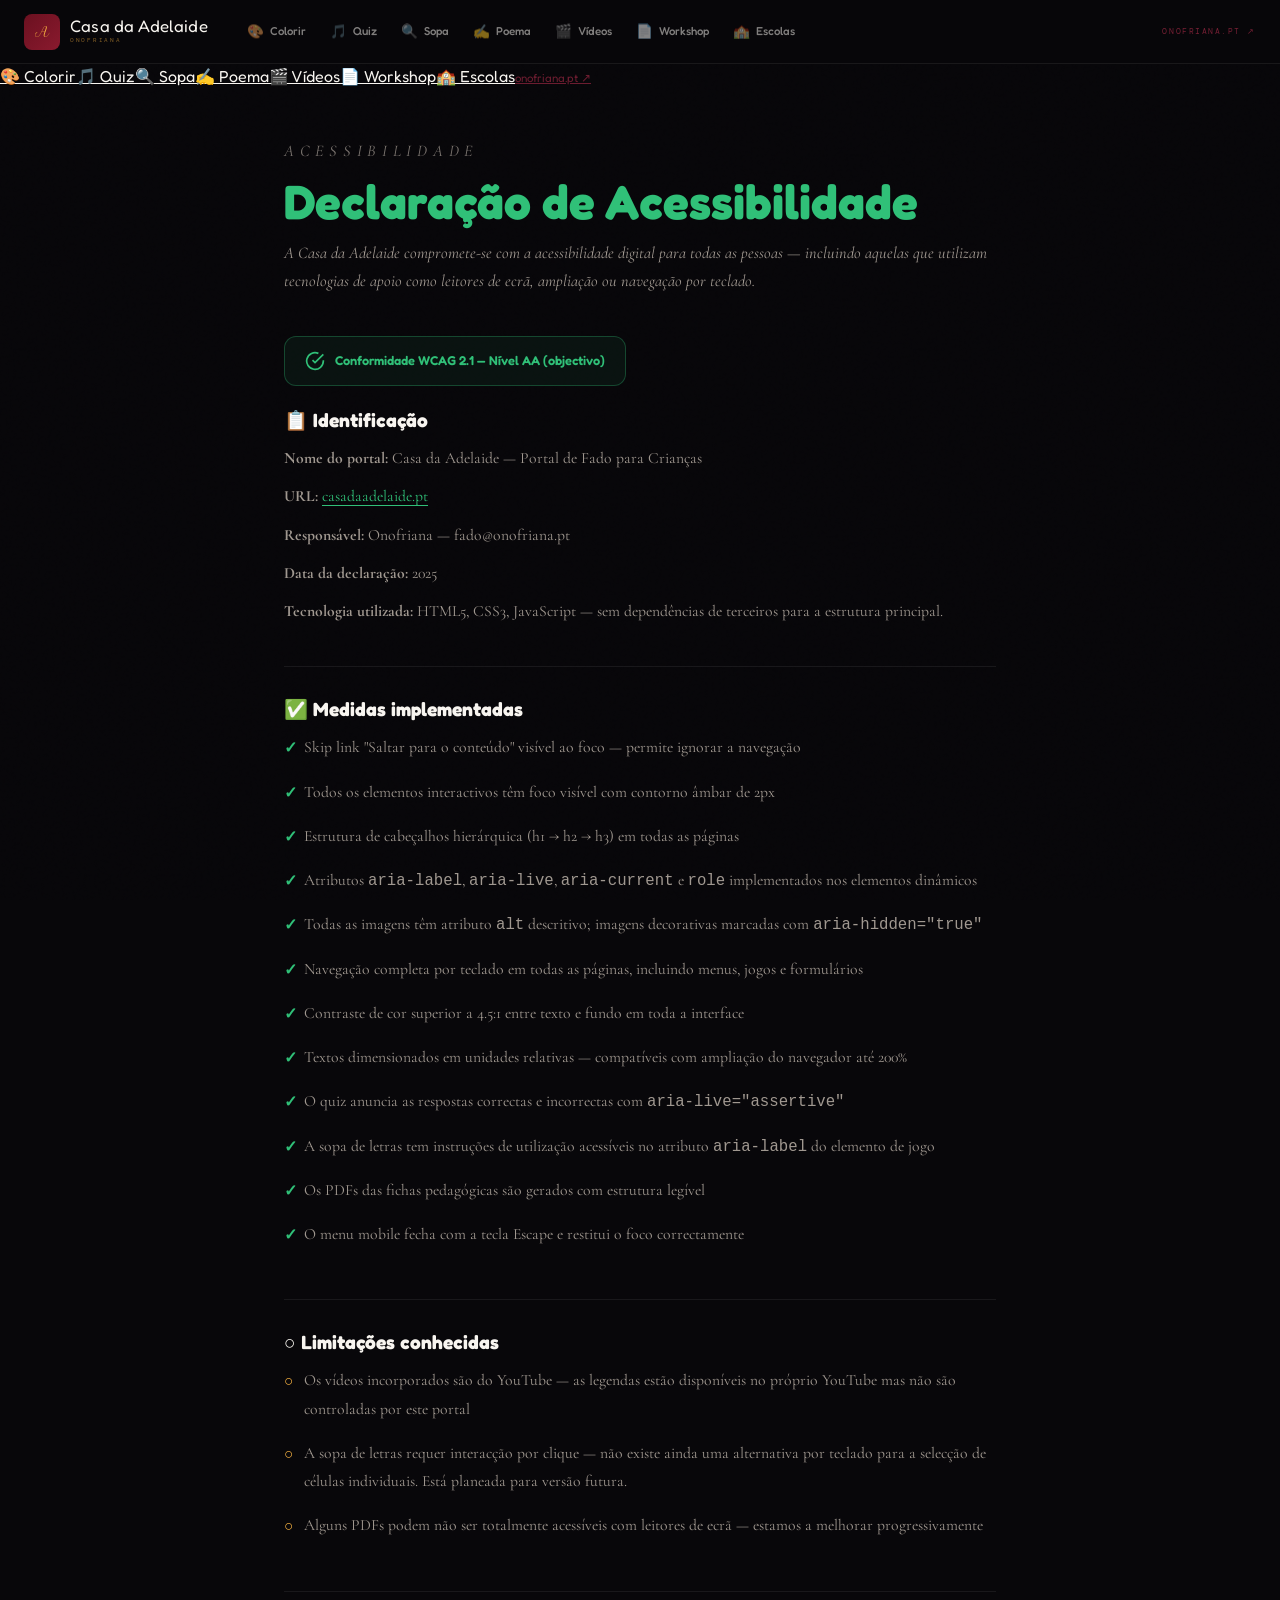
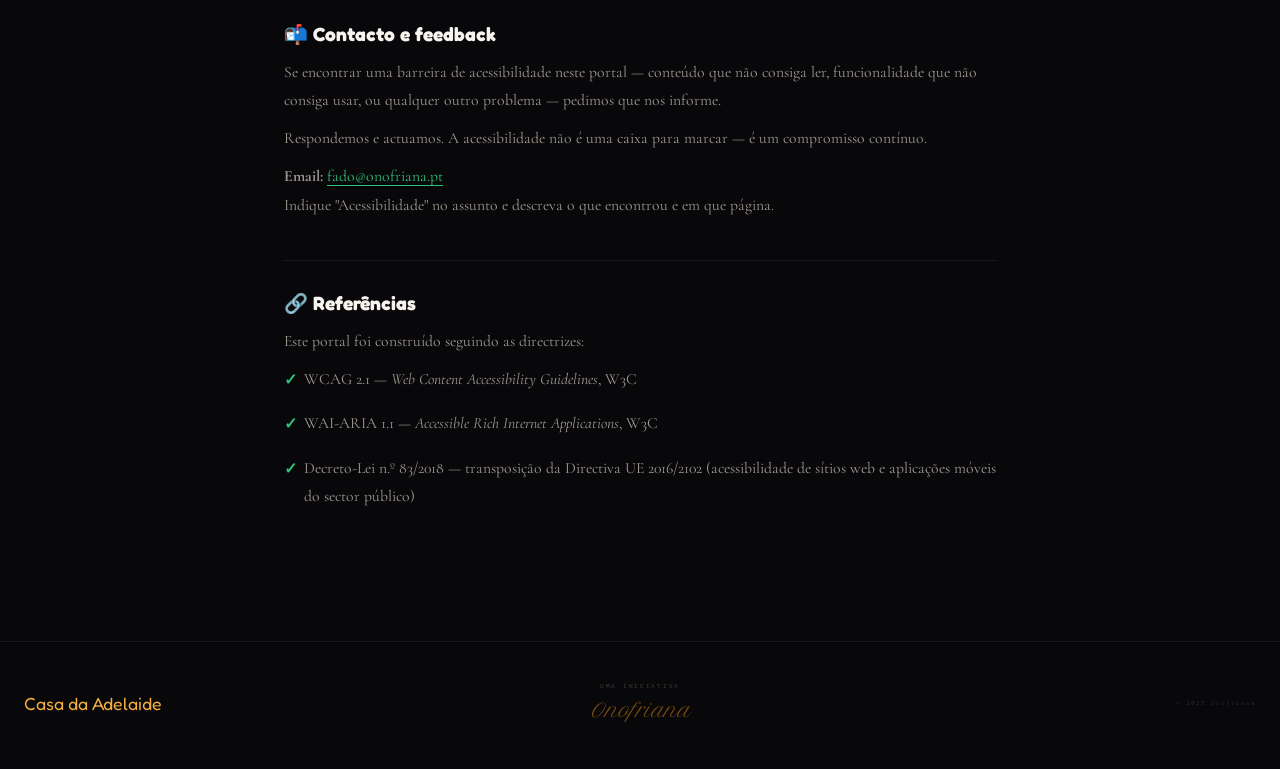
<file: acessibilidade.html>
<!DOCTYPE html>
<html lang="pt-PT">
<head>
<meta charset="UTF-8">
<meta name="viewport" content="width=device-width, initial-scale=1.0">
<title>Declaração de Acessibilidade — Casa da Adelaide</title>
<meta name="description" content="Declaração de acessibilidade da Casa da Adelaide — portal de fado para crianças, famílias e escolas. Conformidade com WCAG 2.1 nível AA.">
<link rel="canonical" href="https://casadaadelaide.pt/acessibilidade.html">
<link rel="preconnect" href="https://fonts.googleapis.com">
<link href="https://fonts.googleapis.com/css2?family=Cormorant+Garamond:ital,wght@0,300;0,400;1,400&family=Fredoka+One&family=Fredoka:wght@300;400;500;600&family=DM+Mono:wght@300;400&family=Petit+Formal+Script&display=swap" rel="stylesheet">
<link rel="stylesheet" href="design-system.css">
<link rel="stylesheet" href="nav.css">
<style>
.wrap{position:relative;z-index:1;max-width:760px;margin:0 auto;padding:48px 24px 80px}
.page-hero{margin-bottom:40px}
.page-hero h1{font-family:var(--font-title);font-size:clamp(1.8rem,5vw,3rem);color:var(--verde-c);margin:10px 0 12px}
.page-hero p{font-family:var(--font-display);font-style:italic;font-size:1.02rem;color:var(--cinza-1);line-height:1.7}
.secao{margin-bottom:40px}
.secao h2{font-family:var(--font-title);font-size:1.2rem;color:var(--branco);margin-bottom:14px;display:flex;align-items:center;gap:10px}
.secao p,.secao li{font-family:var(--font-display);font-size:.98rem;line-height:1.8;color:var(--cinza-1);margin-bottom:10px}
.secao ul{padding-left:0;list-style:none;display:flex;flex-direction:column;gap:6px}
.secao li{padding-left:20px;position:relative}
.secao li::before{content:'✓';position:absolute;left:0;color:var(--verde-c);font-weight:700;font-family:var(--font-body)}
.secao li.x::before{content:'○';color:var(--ambar-c)}
.conf-badge{display:inline-flex;align-items:center;gap:10px;padding:14px 20px;background:var(--verde-pale);border:1px solid rgba(48,192,120,.3);border-radius:12px;font-family:var(--font-body);font-size:.8rem;font-weight:600;color:var(--verde-c);margin-bottom:24px}
.contacto-a{color:var(--verde-c);text-underline-offset:4px}
.divider-a{height:1px;background:var(--borda);margin:32px 0}
</style>
</head>
<body>
<script src="nav.js"></script>

<main id="conteudo-principal">
<div class="wrap">
  <div class="page-hero">
    <p class="label">Acessibilidade</p>
    <h1>Declaração de Acessibilidade</h1>
    <p>A Casa da Adelaide compromete-se com a acessibilidade digital para todas as pessoas — incluindo aquelas que utilizam tecnologias de apoio como leitores de ecrã, ampliação ou navegação por teclado.</p>
  </div>

  <div class="conf-badge" role="note" aria-label="Nível de conformidade WCAG 2.1 AA">
    <svg width="20" height="20" viewBox="0 0 24 24" fill="none" stroke="currentColor" stroke-width="2" aria-hidden="true"><path d="M22 11.08V12a10 10 0 1 1-5.93-9.14"/><polyline points="22,4 12,14.01 9,11.01"/></svg>
    Conformidade WCAG 2.1 — Nível AA (objectivo)
  </div>

  <div class="secao">
    <h2>📋 Identificação</h2>
    <p><strong>Nome do portal:</strong> Casa da Adelaide — Portal de Fado para Crianças</p>
    <p><strong>URL:</strong> <a href="https://casadaadelaide.pt" class="contacto-a">casadaadelaide.pt</a></p>
    <p><strong>Responsável:</strong> Onofriana — fado@onofriana.pt</p>
    <p><strong>Data da declaração:</strong> 2025</p>
    <p><strong>Tecnologia utilizada:</strong> HTML5, CSS3, JavaScript — sem dependências de terceiros para a estrutura principal.</p>
  </div>

  <div class="divider-a"></div>

  <div class="secao">
    <h2>✅ Medidas implementadas</h2>
    <ul>
      <li>Skip link "Saltar para o conteúdo" visível ao foco — permite ignorar a navegação</li>
      <li>Todos os elementos interactivos têm foco visível com contorno âmbar de 2px</li>
      <li>Estrutura de cabeçalhos hierárquica (h1 → h2 → h3) em todas as páginas</li>
      <li>Atributos <code>aria-label</code>, <code>aria-live</code>, <code>aria-current</code> e <code>role</code> implementados nos elementos dinâmicos</li>
      <li>Todas as imagens têm atributo <code>alt</code> descritivo; imagens decorativas marcadas com <code>aria-hidden="true"</code></li>
      <li>Navegação completa por teclado em todas as páginas, incluindo menus, jogos e formulários</li>
      <li>Contraste de cor superior a 4.5:1 entre texto e fundo em toda a interface</li>
      <li>Textos dimensionados em unidades relativas — compatíveis com ampliação do navegador até 200%</li>
      <li>O quiz anuncia as respostas correctas e incorrectas com <code>aria-live="assertive"</code></li>
      <li>A sopa de letras tem instruções de utilização acessíveis no atributo <code>aria-label</code> do elemento de jogo</li>
      <li>Os PDFs das fichas pedagógicas são gerados com estrutura legível</li>
      <li>O menu mobile fecha com a tecla Escape e restitui o foco correctamente</li>
    </ul>
  </div>

  <div class="divider-a"></div>

  <div class="secao">
    <h2>○ Limitações conhecidas</h2>
    <ul>
      <li class="x">Os vídeos incorporados são do YouTube — as legendas estão disponíveis no próprio YouTube mas não são controladas por este portal</li>
      <li class="x">A sopa de letras requer interacção por clique — não existe ainda uma alternativa por teclado para a selecção de células individuais. Está planeada para versão futura.</li>
      <li class="x">Alguns PDFs podem não ser totalmente acessíveis com leitores de ecrã — estamos a melhorar progressivamente</li>
    </ul>
  </div>

  <div class="divider-a"></div>

  <div class="secao">
    <h2>📬 Contacto e feedback</h2>
    <p>Se encontrar uma barreira de acessibilidade neste portal — conteúdo que não consiga ler, funcionalidade que não consiga usar, ou qualquer outro problema — pedimos que nos informe.</p>
    <p>Respondemos e actuamos. A acessibilidade não é uma caixa para marcar — é um compromisso contínuo.</p>
    <p><strong>Email:</strong> <a href="mailto:fado@onofriana.pt" class="contacto-a">fado@onofriana.pt</a><br>
    Indique "Acessibilidade" no assunto e descreva o que encontrou e em que página.</p>
  </div>

  <div class="divider-a"></div>

  <div class="secao">
    <h2>🔗 Referências</h2>
    <p>Este portal foi construído seguindo as directrizes:</p>
    <ul>
      <li>WCAG 2.1 — <em>Web Content Accessibility Guidelines</em>, W3C</li>
      <li>WAI-ARIA 1.1 — <em>Accessible Rich Internet Applications</em>, W3C</li>
      <li>Decreto-Lei n.º 83/2018 — transposição da Directiva UE 2016/2102 (acessibilidade de sítios web e aplicações móveis do sector público)</li>
    </ul>
  </div>
</div>
</main>

<footer class="site-footer" role="contentinfo">
  <a href="index.html" class="site-footer__logo">Casa da Adelaide</a>
  <div class="site-footer__centre">
    <span class="site-footer__centre-label">Uma iniciativa</span>
    <a href="https://onofriana.pt" class="site-footer__centre-nome" target="_blank" rel="noopener">Onofriana</a>
  </div>
  <span class="site-footer__copy">© 2025 Onofriana</span>
</footer>
</body>
</html>
</file>
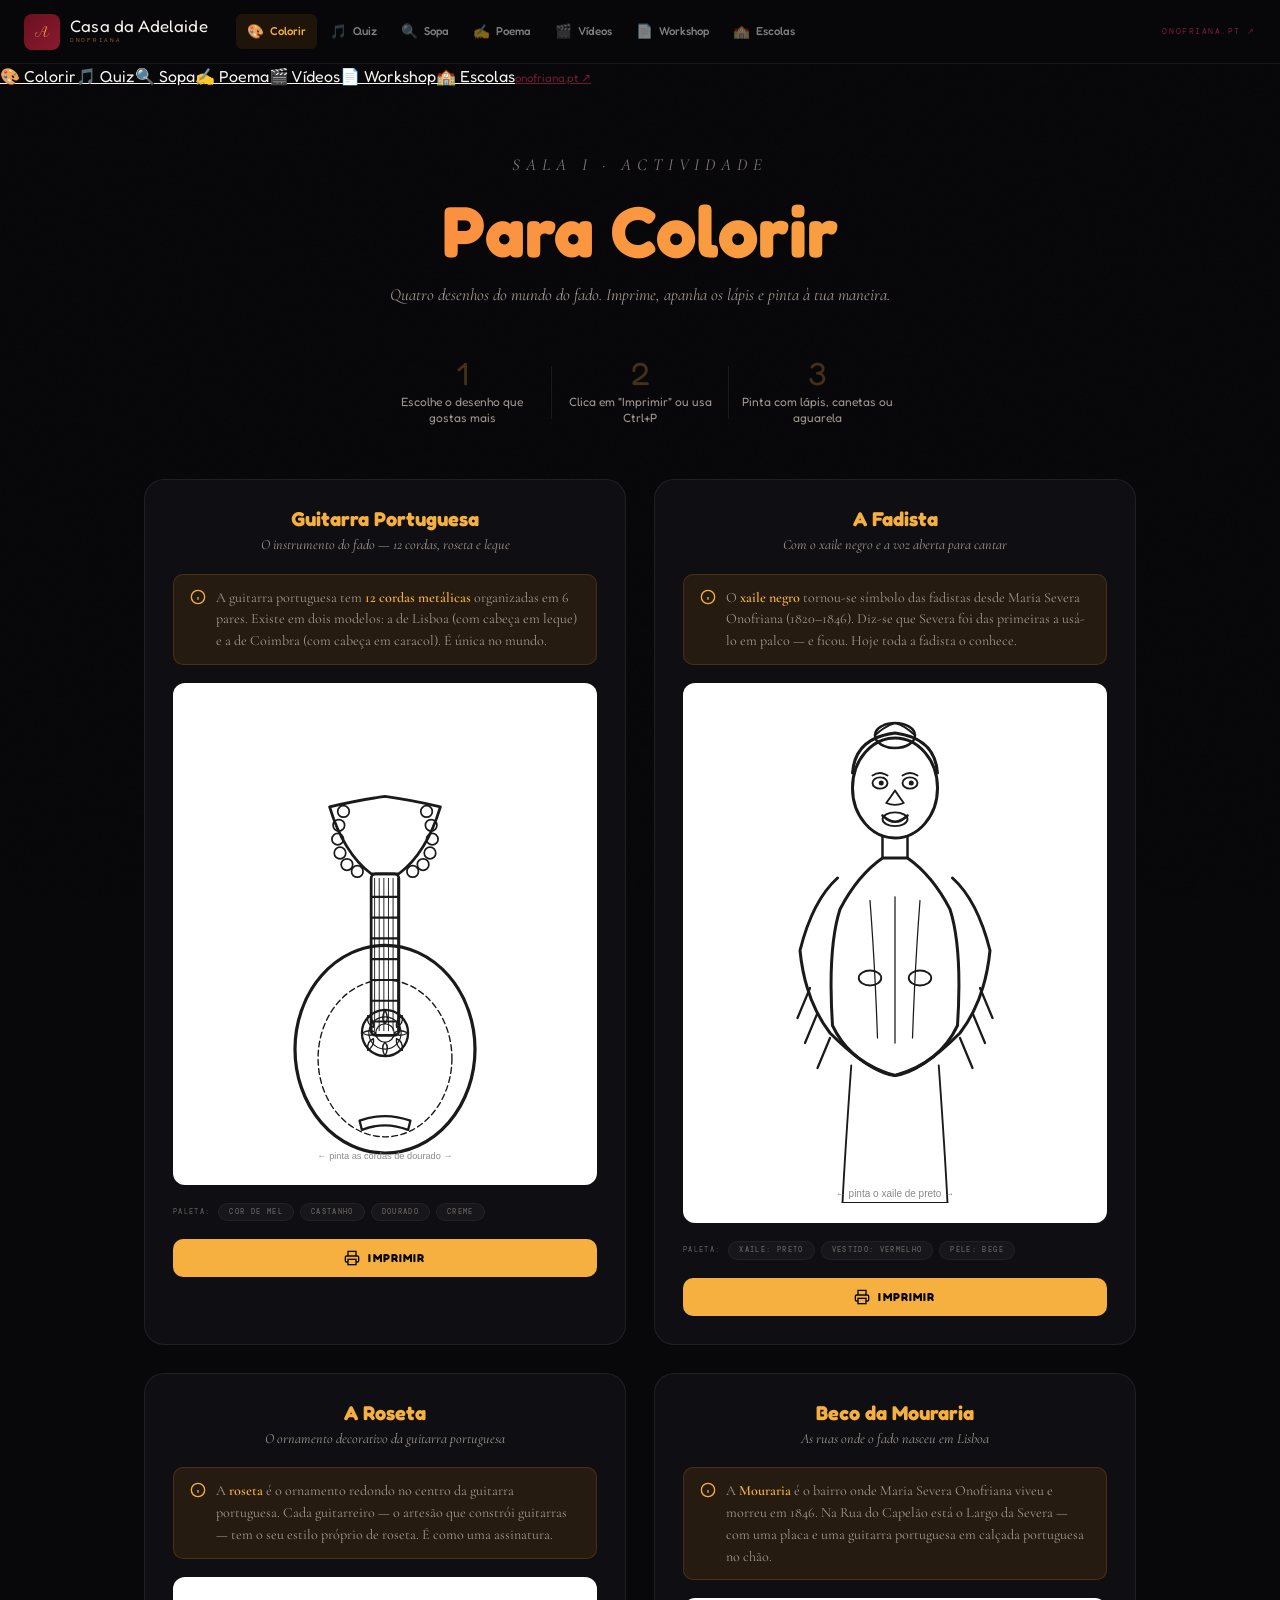
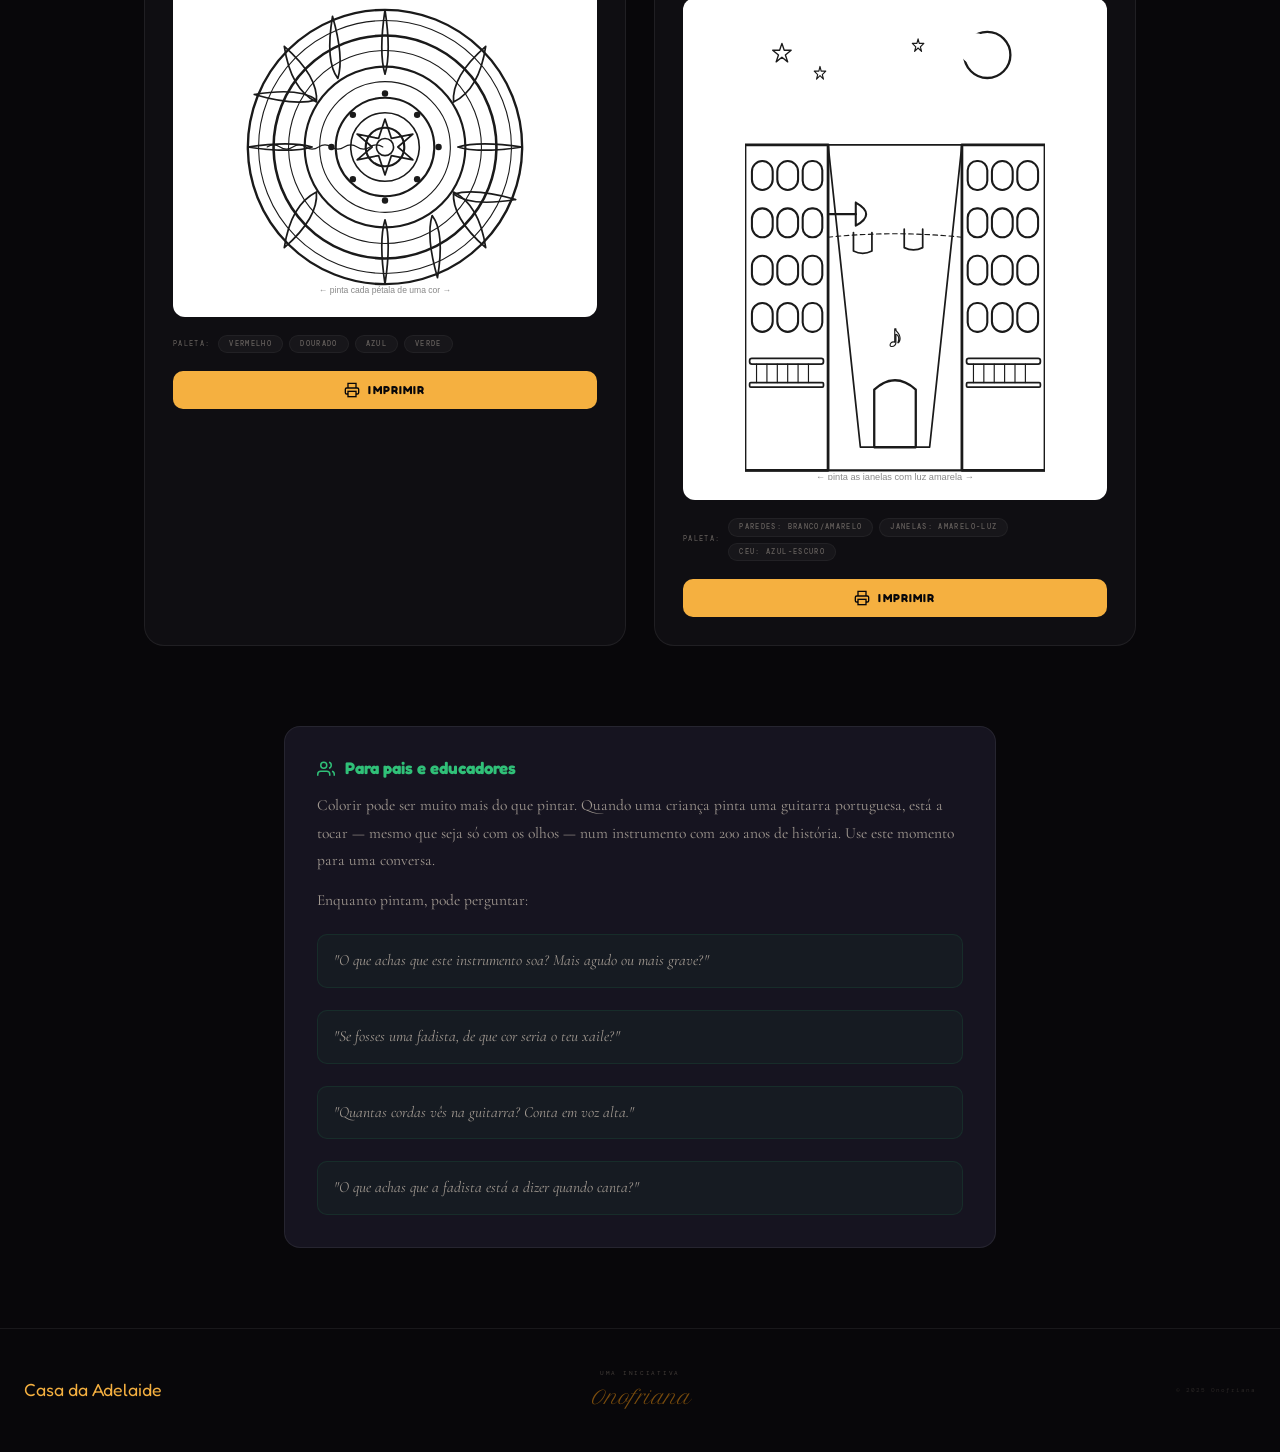
<file: colorir.html>
<!DOCTYPE html>
<html lang="pt-PT">
<head>
<meta charset="UTF-8">
<meta name="viewport" content="width=device-width, initial-scale=1.0">
<title>Para Colorir — Casa da Adelaide | Fado para Crianças</title>
<meta name="description" content="Quatro desenhos do mundo do fado para imprimir e colorir: guitarra portuguesa, fadista, roseta ornamental e beco da Mouraria. Actividade educativa gratuita.">
<link rel="canonical" href="https://casadaadelaide.pt/colorir.html">
<meta property="og:title" content="Para Colorir — Casa da Adelaide">
<meta property="og:description" content="Quatro desenhos do mundo do fado para imprimir e colorir. Actividade educativa gratuita para crianças.">
<link rel="preconnect" href="https://fonts.googleapis.com">
<link href="https://fonts.googleapis.com/css2?family=Cormorant+Garamond:ital,wght@0,300;0,400;1,400&family=Fredoka+One&family=Fredoka:wght@300;400;500;600&family=DM+Mono:wght@300;400&family=Petit+Formal+Script&display=swap" rel="stylesheet">
<link rel="stylesheet" href="design-system.css">
<link rel="stylesheet" href="nav.css">
<style>
.page-hero{position:relative;z-index:1;padding:60px 24px 48px;text-align:center}
.page-hero h1{font-family:var(--font-title);font-size:clamp(2.2rem,7vw,4.5rem);background:linear-gradient(135deg,#ff8040,var(--ambar-c));-webkit-background-clip:text;-webkit-text-fill-color:transparent;background-clip:text;margin:12px 0 10px}
.page-hero p{font-family:var(--font-display);font-style:italic;font-size:1.05rem;color:var(--cinza-1);max-width:500px;margin:0 auto}

.passos{position:relative;z-index:1;display:flex;gap:0;justify-content:center;max-width:580px;margin:0 auto 52px;padding:0 24px}
.passo{flex:1;text-align:center;padding:0 12px}
.passo-num{font-family:var(--font-title);font-size:2rem;color:var(--ambar-c);opacity:.25;line-height:1}
.passo-txt{font-family:var(--font-body);font-size:.75rem;color:var(--cinza-1);margin-top:4px;line-height:1.4}
.passo-sep{width:1px;background:var(--borda);flex-shrink:0;margin:8px 0}

.grelha{position:relative;z-index:1;display:grid;grid-template-columns:repeat(2,1fr);gap:28px;max-width:1040px;margin:0 auto;padding:0 24px 80px}

.colorir-card{background:var(--preto-2);border:1px solid var(--borda);border-radius:20px;padding:28px;display:flex;flex-direction:column;align-items:center;gap:18px;transition:border-color .3s,transform .3s}
.colorir-card:hover{border-color:var(--borda-ambar);transform:translateY(-3px)}

.card-header{text-align:center;width:100%}
.card-header h2{font-family:var(--font-title);font-size:1.25rem;color:var(--ambar-c);margin-bottom:5px}
.card-header p{font-family:var(--font-display);font-style:italic;font-size:.88rem;color:var(--cinza-1);line-height:1.45}
.card-fact{display:flex;align-items:flex-start;gap:10px;width:100%;padding:12px 16px;background:var(--ambar-pale);border:1px solid var(--borda-ambar);border-radius:10px}
.card-fact svg{flex-shrink:0;color:var(--ambar-c);margin-top:2px}
.card-fact p{font-family:var(--font-display);font-size:.88rem;line-height:1.55;color:var(--cinza-1)}
.card-fact strong{color:var(--ambar-c);font-weight:600}

.svg-frame{background:#fff;border-radius:12px;padding:20px;width:100%;display:flex;align-items:center;justify-content:center;min-height:280px}
.svg-frame svg{width:100%;max-width:300px;height:auto}

.paleta{display:flex;align-items:center;gap:8px;width:100%}
.paleta span{font-family:var(--font-mono);font-size:.42rem;letter-spacing:.2em;text-transform:uppercase;color:var(--cinza-1);opacity:.6;flex-shrink:0}
.paleta-cores{display:flex;gap:6px;flex-wrap:wrap}
.cor{font-family:var(--font-body);font-size:.65rem;font-weight:500;padding:3px 10px;border-radius:12px;background:rgba(255,255,255,.06);border:1px solid rgba(255,255,255,.08);color:var(--branco-2)}

.btn-print-card{width:100%;padding:11px;background:var(--ambar-c);color:var(--preto);border:none;border-radius:10px;font-family:var(--font-body);font-size:.72rem;font-weight:700;letter-spacing:.1em;text-transform:uppercase;cursor:pointer;transition:background .25s,transform .2s;display:flex;align-items:center;justify-content:center;gap:8px}
.btn-print-card:hover{background:var(--ambar-2);transform:translateY(-1px)}

.nota-adultos{position:relative;z-index:1;max-width:760px;margin:0 auto;padding:0 24px 80px}
.nota-box{background:var(--preto-3);border:1px solid var(--borda);border-radius:16px;padding:32px}
.nota-box h3{font-family:var(--font-title);font-size:1.05rem;color:var(--verde-c);margin-bottom:14px;display:flex;align-items:center;gap:10px}
.nota-box p{font-family:var(--font-display);font-size:.97rem;line-height:1.78;color:var(--cinza-1);margin-bottom:12px}
.nota-box p:last-child{margin-bottom:0}
.nota-box em{font-style:italic;color:var(--branco-2)}
.nota-perguntas{margin-top:20px;display:flex;flex-direction:column;gap:10px}
.nota-q{padding:12px 16px;background:rgba(30,96,64,.1);border:1px solid rgba(30,96,64,.25);border-radius:10px;font-family:var(--font-display);font-style:italic;font-size:.95rem;color:var(--verde-c)}

@media print{
  #nav-global,.nav-drawer,.page-hero,.passos,.card-fact,.paleta,.btn-print-card,.nota-adultos,footer,#acesso-bar{display:none!important}
  body{background:#fff;color:#000;padding:0}
  body::before{display:none}
  .grelha{grid-template-columns:1fr 1fr;gap:12px;padding:10px;page-break-inside:avoid}
  .colorir-card{border:1px solid #ddd;background:#fff;page-break-inside:avoid}
  .card-header h2{color:#333}
  .svg-frame{padding:10px;min-height:auto}
}
@media(max-width:700px){.grelha{grid-template-columns:1fr}}
</style>
</head>
<body>
<script src="nav.js"></script>

<main id="conteudo-principal">
<div class="page-hero">
  <p class="label reveal" style="opacity:.8">Sala I · Actividade</p>
  <h1 class="reveal">Para Colorir</h1>
  <p class="reveal">Quatro desenhos do mundo do fado. Imprime, apanha os lápis e pinta à tua maneira.</p>
</div>

<div class="passos" aria-label="Como usar esta actividade">
  <div class="passo">
    <p class="passo-num">1</p>
    <p class="passo-txt">Escolhe o desenho que gostas mais</p>
  </div>
  <div class="passo-sep" aria-hidden="true"></div>
  <div class="passo">
    <p class="passo-num">2</p>
    <p class="passo-txt">Clica em "Imprimir" ou usa Ctrl+P</p>
  </div>
  <div class="passo-sep" aria-hidden="true"></div>
  <div class="passo">
    <p class="passo-num">3</p>
    <p class="passo-txt">Pinta com lápis, canetas ou aguarela</p>
  </div>
</div>

<div class="grelha" role="list" aria-label="Desenhos para colorir">

  <!-- GUITARRA PORTUGUESA -->
  <article class="colorir-card reveal" role="listitem" aria-label="Desenho: Guitarra Portuguesa">
    <div class="card-header">
      <h2>Guitarra Portuguesa</h2>
      <p>O instrumento do fado — 12 cordas, roseta e leque</p>
    </div>
    <div class="card-fact" role="note" aria-label="Facto educativo">
      <svg width="16" height="16" viewBox="0 0 24 24" fill="none" stroke="currentColor" stroke-width="2" aria-hidden="true"><circle cx="12" cy="12" r="10"/><path d="M12 16v-4M12 8h.01"/></svg>
      <p>A guitarra portuguesa tem <strong>12 cordas metálicas</strong> organizadas em 6 pares. Existe em dois modelos: a de Lisboa (com cabeça em leque) e a de Coimbra (com cabeça em caracol). É única no mundo.</p>
    </div>
    <div class="svg-frame" aria-hidden="true">
      <svg viewBox="0 0 260 400" xmlns="http://www.w3.org/2000/svg" fill="none" stroke="#1a1a1a" stroke-linecap="round" stroke-linejoin="round" role="img" aria-label="Desenho para colorir de guitarra portuguesa">
        <!-- Corpo — forma teardrop -->
        <ellipse cx="130" cy="300" rx="78" ry="90" stroke-width="2.8"/>
        <ellipse cx="130" cy="308" rx="58" ry="68" stroke-width="1.2" stroke-dasharray="5 3"/>
        <!-- Braço -->
        <rect x="118" y="148" width="24" height="140" rx="4" stroke-width="2.4"/>
        <!-- Trastes -->
        <line x1="118" y1="168" x2="142" y2="168" stroke-width="1.8"/>
        <line x1="118" y1="186" x2="142" y2="186" stroke-width="1.8"/>
        <line x1="118" y1="204" x2="142" y2="204" stroke-width="1.8"/>
        <line x1="118" y1="222" x2="142" y2="222" stroke-width="1.8"/>
        <line x1="118" y1="240" x2="142" y2="240" stroke-width="1.8"/>
        <line x1="118" y1="258" x2="142" y2="258" stroke-width="1.8"/>
        <line x1="118" y1="276" x2="142" y2="276" stroke-width="1.8"/>
        <!-- Cordas (6 linhas finas) -->
        <line x1="121" y1="152" x2="121" y2="284" stroke-width=".8"/>
        <line x1="125" y1="152" x2="125" y2="284" stroke-width=".8"/>
        <line x1="129" y1="152" x2="129" y2="284" stroke-width=".8"/>
        <line x1="133" y1="152" x2="133" y2="284" stroke-width=".8"/>
        <line x1="137" y1="152" x2="137" y2="284" stroke-width=".8"/>
        <line x1="141" y1="152" x2="141" y2="284" stroke-width=".8"/>
        <!-- Roseta -->
        <circle cx="130" cy="286" r="20" stroke-width="2"/>
        <circle cx="130" cy="286" r="14" stroke-width="1"/>
        <circle cx="130" cy="286" r="8" stroke-width="1"/>
        <!-- Pétalas roseta 8 -->
        <path d="M130 266 Q134 274 130 278 Q126 274 130 266" stroke-width="1.2"/>
        <path d="M130 306 Q126 298 130 294 Q134 298 130 306" stroke-width="1.2"/>
        <path d="M110 286 Q118 282 122 286 Q118 290 110 286" stroke-width="1.2"/>
        <path d="M150 286 Q142 290 138 286 Q142 282 150 286" stroke-width="1.2"/>
        <path d="M115 271 Q121 275 120 281 Q114 279 115 271" stroke-width="1.2"/>
        <path d="M145 301 Q139 297 140 291 Q146 293 145 301" stroke-width="1.2"/>
        <path d="M115 301 Q114 293 120 291 Q121 297 115 301" stroke-width="1.2"/>
        <path d="M145 271 Q146 279 140 281 Q139 275 145 271" stroke-width="1.2"/>
        <!-- Cabeça leque -->
        <path d="M118 148 Q94 130 82 90 Q108 84 130 81 Q152 84 178 90 Q166 130 142 148 Z" stroke-width="2.4"/>
        <!-- Cravelhas -->
        <circle cx="94" cy="94" r="5" stroke-width="1.5"/><circle cx="90" cy="106" r="5" stroke-width="1.5"/><circle cx="89" cy="118" r="5" stroke-width="1.5"/><circle cx="91" cy="130" r="5" stroke-width="1.5"/><circle cx="97" cy="140" r="5" stroke-width="1.5"/><circle cx="106" cy="146" r="5" stroke-width="1.5"/>
        <circle cx="166" cy="94" r="5" stroke-width="1.5"/><circle cx="170" cy="106" r="5" stroke-width="1.5"/><circle cx="171" cy="118" r="5" stroke-width="1.5"/><circle cx="169" cy="130" r="5" stroke-width="1.5"/><circle cx="163" cy="140" r="5" stroke-width="1.5"/><circle cx="154" cy="146" r="5" stroke-width="1.5"/>
        <!-- Cavalete -->
        <path d="M108 362 Q130 354 152 362 L150 370 Q130 362 110 370 Z" stroke-width="2"/>
        <!-- Nota texto -->
        <text x="130" y="395" text-anchor="middle" font-size="8" fill="#888" font-family="sans-serif" stroke="none">← pinta as cordas de dourado →</text>
      </svg>
    </div>
    <div class="paleta" aria-label="Sugestão de cores">
      <span>Paleta:</span>
      <div class="paleta-cores">
        <span class="cor">cor de mel</span>
        <span class="cor">castanho</span>
        <span class="cor">dourado</span>
        <span class="cor">creme</span>
      </div>
    </div>
    <button class="btn-print-card" onclick="window.print()" aria-label="Imprimir guitarra portuguesa">
      <svg width="16" height="16" viewBox="0 0 24 24" fill="none" stroke="currentColor" stroke-width="2" aria-hidden="true"><polyline points="6,9 6,2 18,2 18,9"/><path d="M6 18H4a2 2 0 0 1-2-2v-5a2 2 0 0 1 2-2h16a2 2 0 0 1 2 2v5a2 2 0 0 1-2 2h-2"/><rect x="6" y="14" width="12" height="8"/></svg>
      Imprimir
    </button>
  </article>

  <!-- FADISTA COM XAILE -->
  <article class="colorir-card reveal" role="listitem" aria-label="Desenho: A Fadista">
    <div class="card-header">
      <h2>A Fadista</h2>
      <p>Com o xaile negro e a voz aberta para cantar</p>
    </div>
    <div class="card-fact" role="note" aria-label="Facto educativo">
      <svg width="16" height="16" viewBox="0 0 24 24" fill="none" stroke="currentColor" stroke-width="2" aria-hidden="true"><circle cx="12" cy="12" r="10"/><path d="M12 16v-4M12 8h.01"/></svg>
      <p>O <strong>xaile negro</strong> tornou-se símbolo das fadistas desde Maria Severa Onofriana (1820–1846). Diz-se que Severa foi das primeiras a usá-lo em palco — e ficou. Hoje toda a fadista o conhece.</p>
    </div>
    <div class="svg-frame" aria-hidden="true">
      <svg viewBox="0 0 240 400" xmlns="http://www.w3.org/2000/svg" fill="none" stroke="#1a1a1a" stroke-linecap="round" stroke-linejoin="round">
        <!-- Cabeça -->
        <ellipse cx="120" cy="68" rx="34" ry="40" stroke-width="2.4"/>
        <!-- Cabelo apanhado -->
        <path d="M86 56 Q88 28 120 24 Q152 28 154 56" stroke-width="2.4"/>
        <ellipse cx="120" cy="26" rx="16" ry="10" stroke-width="2"/>
        <path d="M104 26 Q112 18 120 16 Q128 18 136 26" stroke-width="1.5"/>
        <!-- Rosto -->
        <ellipse cx="108" cy="64" rx="6" ry="4.5" stroke-width="1.5"/>
        <ellipse cx="132" cy="64" rx="6" ry="4.5" stroke-width="1.5"/>
        <circle cx="109" cy="64" r="2" fill="#1a1a1a" stroke="none"/>
        <circle cx="133" cy="64" r="2" fill="#1a1a1a" stroke="none"/>
        <path d="M102 58 Q108 54 114 58" stroke-width="1.5"/>
        <path d="M126 58 Q132 54 138 58" stroke-width="1.5"/>
        <path d="M120 70 Q116 76 113 80 Q120 83 127 80 Q124 76 120 70" stroke-width="1.5"/>
        <!-- Boca aberta a cantar -->
        <path d="M110 90 Q120 100 130 90" stroke-width="2"/>
        <ellipse cx="120" cy="93" rx="10" ry="5.5" stroke-width="1.5"/>
        <!-- Pescoço -->
        <line x1="110" y1="107" x2="110" y2="124" stroke-width="2"/>
        <line x1="130" y1="107" x2="130" y2="124" stroke-width="2"/>
        <!-- Corpo -->
        <path d="M110 124 Q90 138 76 165 Q66 196 70 258 Q84 288 120 298 Q156 288 170 258 Q174 196 164 165 Q150 138 130 124 Z" stroke-width="2.4"/>
        <!-- Pregueado vestido -->
        <path d="M100 158 Q104 210 106 268" stroke-width="1"/>
        <path d="M120 155 Q120 218 120 272" stroke-width="1"/>
        <path d="M140 158 Q136 210 134 268" stroke-width="1"/>
        <!-- Xaile (lado esq) -->
        <path d="M74 140 Q54 158 44 198 Q48 238 68 264 Q100 296 120 298" stroke-width="2.4"/>
        <path d="M68 268 L58 292" stroke-width="1.8"/>
        <path d="M58 248 L48 272" stroke-width="1.8"/>
        <path d="M52 228 L42 252" stroke-width="1.8"/>
        <!-- Xaile (lado dir) -->
        <path d="M166 140 Q186 158 196 198 Q192 238 172 264 Q140 296 120 298" stroke-width="2.4"/>
        <path d="M172 268 L182 292" stroke-width="1.8"/>
        <path d="M182 248 L192 272" stroke-width="1.8"/>
        <path d="M188 228 L198 252" stroke-width="1.8"/>
        <!-- Mãos -->
        <ellipse cx="100" cy="220" rx="9" ry="6" stroke-width="1.5"/>
        <ellipse cx="140" cy="220" rx="9" ry="6" stroke-width="1.5"/>
        <!-- Rodapé vestido -->
        <path d="M85 290 Q80 360 78 400" stroke-width="1.5"/>
        <path d="M155 290 Q160 360 162 400" stroke-width="1.5"/>
        <line x1="78" y1="400" x2="162" y2="400" stroke-width="1.5"/>
        <text x="120" y="395" text-anchor="middle" font-size="8" fill="#888" font-family="sans-serif" stroke="none">← pinta o xaile de preto →</text>
      </svg>
    </div>
    <div class="paleta" aria-label="Sugestão de cores">
      <span>Paleta:</span>
      <div class="paleta-cores">
        <span class="cor">xaile: preto</span>
        <span class="cor">vestido: vermelho</span>
        <span class="cor">pele: bege</span>
      </div>
    </div>
    <button class="btn-print-card" onclick="window.print()" aria-label="Imprimir a fadista">
      <svg width="16" height="16" viewBox="0 0 24 24" fill="none" stroke="currentColor" stroke-width="2" aria-hidden="true"><polyline points="6,9 6,2 18,2 18,9"/><path d="M6 18H4a2 2 0 0 1-2-2v-5a2 2 0 0 1 2-2h16a2 2 0 0 1 2 2v5a2 2 0 0 1-2 2h-2"/><rect x="6" y="14" width="12" height="8"/></svg>
      Imprimir
    </button>
  </article>

  <!-- ROSETA ORNAMENTAL -->
  <article class="colorir-card reveal" role="listitem" aria-label="Desenho: A Roseta">
    <div class="card-header">
      <h2>A Roseta</h2>
      <p>O ornamento decorativo da guitarra portuguesa</p>
    </div>
    <div class="card-fact" role="note" aria-label="Facto educativo">
      <svg width="16" height="16" viewBox="0 0 24 24" fill="none" stroke="currentColor" stroke-width="2" aria-hidden="true"><circle cx="12" cy="12" r="10"/><path d="M12 16v-4M12 8h.01"/></svg>
      <p>A <strong>roseta</strong> é o ornamento redondo no centro da guitarra portuguesa. Cada guitarreiro — o artesão que constrói guitarras — tem o seu estilo próprio de roseta. É como uma assinatura.</p>
    </div>
    <div class="svg-frame" aria-hidden="true">
      <svg viewBox="0 0 280 280" xmlns="http://www.w3.org/2000/svg" fill="none" stroke="#1a1a1a" stroke-linecap="round" stroke-linejoin="round">
        <!-- Anéis concêntricos -->
        <circle cx="140" cy="140" r="128" stroke-width="2.2"/>
        <circle cx="140" cy="140" r="118" stroke-width="1"/>
        <circle cx="140" cy="140" r="104" stroke-width="2.4"/>
        <circle cx="140" cy="140" r="90" stroke-width="1"/>
        <circle cx="140" cy="140" r="75" stroke-width="2"/>
        <circle cx="140" cy="140" r="61" stroke-width="1"/>
        <circle cx="140" cy="140" r="46" stroke-width="2"/>
        <circle cx="140" cy="140" r="32" stroke-width="1.5"/>
        <circle cx="140" cy="140" r="18" stroke-width="2"/>
        <circle cx="140" cy="140" r="8" stroke-width="1.5"/>
        <!-- 12 pétalas grandes -->
        <g stroke-width="1.6">
          <path d="M140 12 Q146 52 140 72 Q134 52 140 12"/>
          <path d="M140 268 Q134 228 140 208 Q146 228 140 268"/>
          <path d="M12 140 Q52 134 72 140 Q52 146 12 140"/>
          <path d="M268 140 Q228 146 208 140 Q228 134 268 140"/>
          <path d="M46 46 Q78 74 76 98 Q52 86 46 46"/>
          <path d="M234 234 Q202 206 204 182 Q228 194 234 234"/>
          <path d="M234 46 Q228 86 204 98 Q202 74 234 46"/>
          <path d="M46 234 Q52 194 76 182 Q78 206 46 234"/>
          <!-- Pétalas intermédias -->
          <path d="M91 18 Q102 56 96 76 Q84 60 91 18"/>
          <path d="M189 262 Q178 224 184 204 Q196 220 189 262"/>
          <path d="M18 91 Q56 102 76 96 Q60 84 18 91"/>
          <path d="M262 189 Q224 178 204 184 Q220 196 262 189"/>
        </g>
        <!-- Estrela de 8 pontas central -->
        <path d="M140 114 L146 132 L166 128 L152 140 L166 152 L146 148 L140 166 L134 148 L114 152 L128 140 L114 128 L134 132 Z" stroke-width="1.6"/>
        <!-- Pontos decorativos -->
        <g fill="#1a1a1a" stroke="none">
          <circle cx="140" cy="90" r="3"/><circle cx="140" cy="190" r="3"/>
          <circle cx="90" cy="140" r="3"/><circle cx="190" cy="140" r="3"/>
          <circle cx="110" cy="110" r="3"/><circle cx="170" cy="170" r="3"/>
          <circle cx="170" cy="110" r="3"/><circle cx="110" cy="170" r="3"/>
        </g>
        <!-- Ondas decorativas anel exterior -->
        <path d="M30 140 Q36 136 42 140 Q48 144 54 140 Q60 136 66 140 Q72 144 78 140 Q84 136 90 140 Q96 144 102 140 Q108 136 114 140 Q120 144 126 140 Q132 136 138 140" stroke-width="1" stroke-dasharray="0"/>
        <text x="140" y="276" text-anchor="middle" font-size="8" fill="#888" font-family="sans-serif" stroke="none">← pinta cada pétala de uma cor →</text>
      </svg>
    </div>
    <div class="paleta" aria-label="Sugestão de cores">
      <span>Paleta:</span>
      <div class="paleta-cores">
        <span class="cor">vermelho</span>
        <span class="cor">dourado</span>
        <span class="cor">azul</span>
        <span class="cor">verde</span>
      </div>
    </div>
    <button class="btn-print-card" onclick="window.print()" aria-label="Imprimir a roseta">
      <svg width="16" height="16" viewBox="0 0 24 24" fill="none" stroke="currentColor" stroke-width="2" aria-hidden="true"><polyline points="6,9 6,2 18,2 18,9"/><path d="M6 18H4a2 2 0 0 1-2-2v-5a2 2 0 0 1 2-2h16a2 2 0 0 1 2 2v5a2 2 0 0 1-2 2h-2"/><rect x="6" y="14" width="12" height="8"/></svg>
      Imprimir
    </button>
  </article>

  <!-- BECO DA MOURARIA -->
  <article class="colorir-card reveal" role="listitem" aria-label="Desenho: Beco da Mouraria">
    <div class="card-header">
      <h2>Beco da Mouraria</h2>
      <p>As ruas onde o fado nasceu em Lisboa</p>
    </div>
    <div class="card-fact" role="note" aria-label="Facto educativo">
      <svg width="16" height="16" viewBox="0 0 24 24" fill="none" stroke="currentColor" stroke-width="2" aria-hidden="true"><circle cx="12" cy="12" r="10"/><path d="M12 16v-4M12 8h.01"/></svg>
      <p>A <strong>Mouraria</strong> é o bairro onde Maria Severa Onofriana viveu e morreu em 1846. Na Rua do Capelão está o Largo da Severa — com uma placa e uma guitarra portuguesa em calçada portuguesa no chão.</p>
    </div>
    <div class="svg-frame" aria-hidden="true">
      <svg viewBox="0 0 260 400" xmlns="http://www.w3.org/2000/svg" fill="none" stroke="#1a1a1a" stroke-linecap="round" stroke-linejoin="round">
        <!-- Céu com lua -->
        <rect x="0" y="0" width="260" height="110" stroke-width="0"/>
        <circle cx="210" cy="32" r="20" stroke-width="2"/>
        <circle cx="200" cy="27" r="13" stroke-width="1.5" fill="white" stroke="white"/>
        <!-- Estrelas -->
        <path d="M32 22 L34 28 L40 28 L35 32 L37 38 L32 34 L27 38 L29 32 L24 28 L30 28 Z" stroke-width="1.2"/>
        <path d="M65 42 L66 46 L70 46 L67 49 L68 53 L65 50 L62 53 L63 49 L60 46 L64 46 Z" stroke-width="1"/>
        <path d="M150 18 L151 22 L155 22 L152 25 L153 29 L150 26 L147 29 L148 25 L145 22 L149 22 Z" stroke-width="1"/>
        <!-- Edifício esquerdo -->
        <rect x="0" y="110" width="72" height="282" stroke-width="2.4"/>
        <!-- Janelas edif esq (4 andares x 3) -->
        <rect x="6" y="124" width="18" height="25" rx="9" stroke-width="1.8"/>
        <rect x="28" y="124" width="18" height="25" rx="9" stroke-width="1.8"/>
        <rect x="50" y="124" width="17" height="25" rx="8" stroke-width="1.8"/>
        <rect x="6" y="165" width="18" height="25" rx="9" stroke-width="1.8"/>
        <rect x="28" y="165" width="18" height="25" rx="9" stroke-width="1.8"/>
        <rect x="50" y="165" width="17" height="25" rx="8" stroke-width="1.8"/>
        <rect x="6" y="206" width="18" height="25" rx="9" stroke-width="1.8"/>
        <rect x="28" y="206" width="18" height="25" rx="9" stroke-width="1.8"/>
        <rect x="50" y="206" width="17" height="25" rx="8" stroke-width="1.8"/>
        <rect x="6" y="247" width="18" height="25" rx="9" stroke-width="1.8"/>
        <rect x="28" y="247" width="18" height="25" rx="9" stroke-width="1.8"/>
        <rect x="50" y="247" width="17" height="25" rx="8" stroke-width="1.8"/>
        <!-- Varanda esq -->
        <rect x="4" y="295" width="64" height="5" rx="2" stroke-width="1.5"/>
        <line x1="10" y1="300" x2="10" y2="316" stroke-width="1"/><line x1="19" y1="300" x2="19" y2="316" stroke-width="1"/><line x1="28" y1="300" x2="28" y2="316" stroke-width="1"/><line x1="37" y1="300" x2="37" y2="316" stroke-width="1"/><line x1="46" y1="300" x2="46" y2="316" stroke-width="1"/><line x1="55" y1="300" x2="55" y2="316" stroke-width="1"/>
        <rect x="4" y="316" width="64" height="4" rx="1" stroke-width="1.5"/>
        <!-- Edifício direito -->
        <rect x="188" y="110" width="72" height="282" stroke-width="2.4"/>
        <!-- Janelas edif dir -->
        <rect x="193" y="124" width="17" height="25" rx="8" stroke-width="1.8"/>
        <rect x="214" y="124" width="18" height="25" rx="9" stroke-width="1.8"/>
        <rect x="236" y="124" width="18" height="25" rx="9" stroke-width="1.8"/>
        <rect x="193" y="165" width="17" height="25" rx="8" stroke-width="1.8"/>
        <rect x="214" y="165" width="18" height="25" rx="9" stroke-width="1.8"/>
        <rect x="236" y="165" width="18" height="25" rx="9" stroke-width="1.8"/>
        <rect x="193" y="206" width="17" height="25" rx="8" stroke-width="1.8"/>
        <rect x="214" y="206" width="18" height="25" rx="9" stroke-width="1.8"/>
        <rect x="236" y="206" width="18" height="25" rx="9" stroke-width="1.8"/>
        <rect x="193" y="247" width="17" height="25" rx="8" stroke-width="1.8"/>
        <rect x="214" y="247" width="18" height="25" rx="9" stroke-width="1.8"/>
        <rect x="236" y="247" width="18" height="25" rx="9" stroke-width="1.8"/>
        <!-- Varanda dir -->
        <rect x="192" y="295" width="64" height="5" rx="2" stroke-width="1.5"/>
        <line x1="198" y1="300" x2="198" y2="316" stroke-width="1"/><line x1="207" y1="300" x2="207" y2="316" stroke-width="1"/><line x1="216" y1="300" x2="216" y2="316" stroke-width="1"/><line x1="225" y1="300" x2="225" y2="316" stroke-width="1"/><line x1="234" y1="300" x2="234" y2="316" stroke-width="1"/><line x1="243" y1="300" x2="243" y2="316" stroke-width="1"/>
        <rect x="192" y="316" width="64" height="4" rx="1" stroke-width="1.5"/>
        <!-- Beco ao fundo -->
        <path d="M72 110 L188 110 L160 372 L100 372 Z" stroke-width="1.5"/>
        <!-- Porta ao fundo -->
        <path d="M112 322 L112 372 L148 372 L148 322 Q130 306 112 322 Z" stroke-width="2"/>
        <!-- Candeeiro -->
        <line x1="72" y1="170" x2="96" y2="170" stroke-width="2"/>
        <path d="M96 160 L96 180 Q105 175 105 170 Q105 165 96 160" stroke-width="1.8"/>
        <!-- Cordas de roupa -->
        <path d="M72 190 Q130 184 188 190" stroke-width="1" stroke-dasharray="4 3"/>
        <path d="M94 186 L94 202 Q102 206 110 202 L110 186" stroke-width="1.5"/>
        <path d="M138 183 L138 199 Q146 203 154 199 L154 183" stroke-width="1.5"/>
        <!-- Nota musical -->
        <text x="130" y="285" text-anchor="middle" font-size="28" fill="none" stroke="#1a1a1a" stroke-width="1">♪</text>
        <!-- Chão calçada -->
        <line x1="0" y1="392" x2="260" y2="392" stroke-width="2"/>
        <text x="130" y="400" text-anchor="middle" font-size="8" fill="#888" font-family="sans-serif" stroke="none">← pinta as janelas com luz amarela →</text>
      </svg>
    </div>
    <div class="paleta" aria-label="Sugestão de cores">
      <span>Paleta:</span>
      <div class="paleta-cores">
        <span class="cor">paredes: branco/amarelo</span>
        <span class="cor">janelas: amarelo-luz</span>
        <span class="cor">céu: azul-escuro</span>
      </div>
    </div>
    <button class="btn-print-card" onclick="window.print()" aria-label="Imprimir beco da Mouraria">
      <svg width="16" height="16" viewBox="0 0 24 24" fill="none" stroke="currentColor" stroke-width="2" aria-hidden="true"><polyline points="6,9 6,2 18,2 18,9"/><path d="M6 18H4a2 2 0 0 1-2-2v-5a2 2 0 0 1 2-2h16a2 2 0 0 1 2 2v5a2 2 0 0 1-2 2h-2"/><rect x="6" y="14" width="12" height="8"/></svg>
      Imprimir
    </button>
  </article>

</div><!-- /grelha -->

<!-- NOTA PARA ADULTOS -->
<div class="nota-adultos">
  <div class="nota-box reveal" role="complementary" aria-label="Nota para adultos e educadores">
    <h3>
      <svg width="18" height="18" viewBox="0 0 24 24" fill="none" stroke="currentColor" stroke-width="2" aria-hidden="true"><path d="M17 21v-2a4 4 0 0 0-4-4H5a4 4 0 0 0-4 4v2"/><circle cx="9" cy="7" r="4"/><path d="M23 21v-2a4 4 0 0 0-3-3.87"/><path d="M16 3.13a4 4 0 0 1 0 7.75"/></svg>
      Para pais e educadores
    </h3>
    <p>Colorir pode ser muito mais do que pintar. Quando uma criança pinta uma guitarra portuguesa, está a tocar — mesmo que seja só com os olhos — num instrumento com 200 anos de história. Use este momento para uma conversa.</p>
    <p>Enquanto pintam, pode perguntar:</p>
    <div class="nota-perguntas" role="list" aria-label="Perguntas sugeridas">
      <p class="nota-q" role="listitem">"O que achas que este instrumento soa? Mais agudo ou mais grave?"</p>
      <p class="nota-q" role="listitem">"Se fosses uma fadista, de que cor seria o teu xaile?"</p>
      <p class="nota-q" role="listitem">"Quantas cordas vês na guitarra? Conta em voz alta."</p>
      <p class="nota-q" role="listitem">"O que achas que a fadista está a dizer quando canta?"</p>
    </div>
  </div>
</div>

</main>

<footer class="site-footer" role="contentinfo">
  <a href="index.html" class="site-footer__logo">Casa da Adelaide</a>
  <div class="site-footer__centre">
    <span class="site-footer__centre-label">Uma iniciativa</span>
    <a href="https://onofriana.pt" class="site-footer__centre-nome" target="_blank" rel="noopener">Onofriana</a>
  </div>
  <span class="site-footer__copy">© 2025 Onofriana</span>
</footer>

<script>
(function(){
  var els=document.querySelectorAll('.reveal');
  var obs=new IntersectionObserver(function(e){e.forEach(function(en,i){if(en.isIntersecting){setTimeout(function(){en.target.classList.add('visible')},i*80);obs.unobserve(en.target)}})},{threshold:.06});
  els.forEach(function(el){obs.observe(el)});
})();
</script>
</body>
</html>
</file>
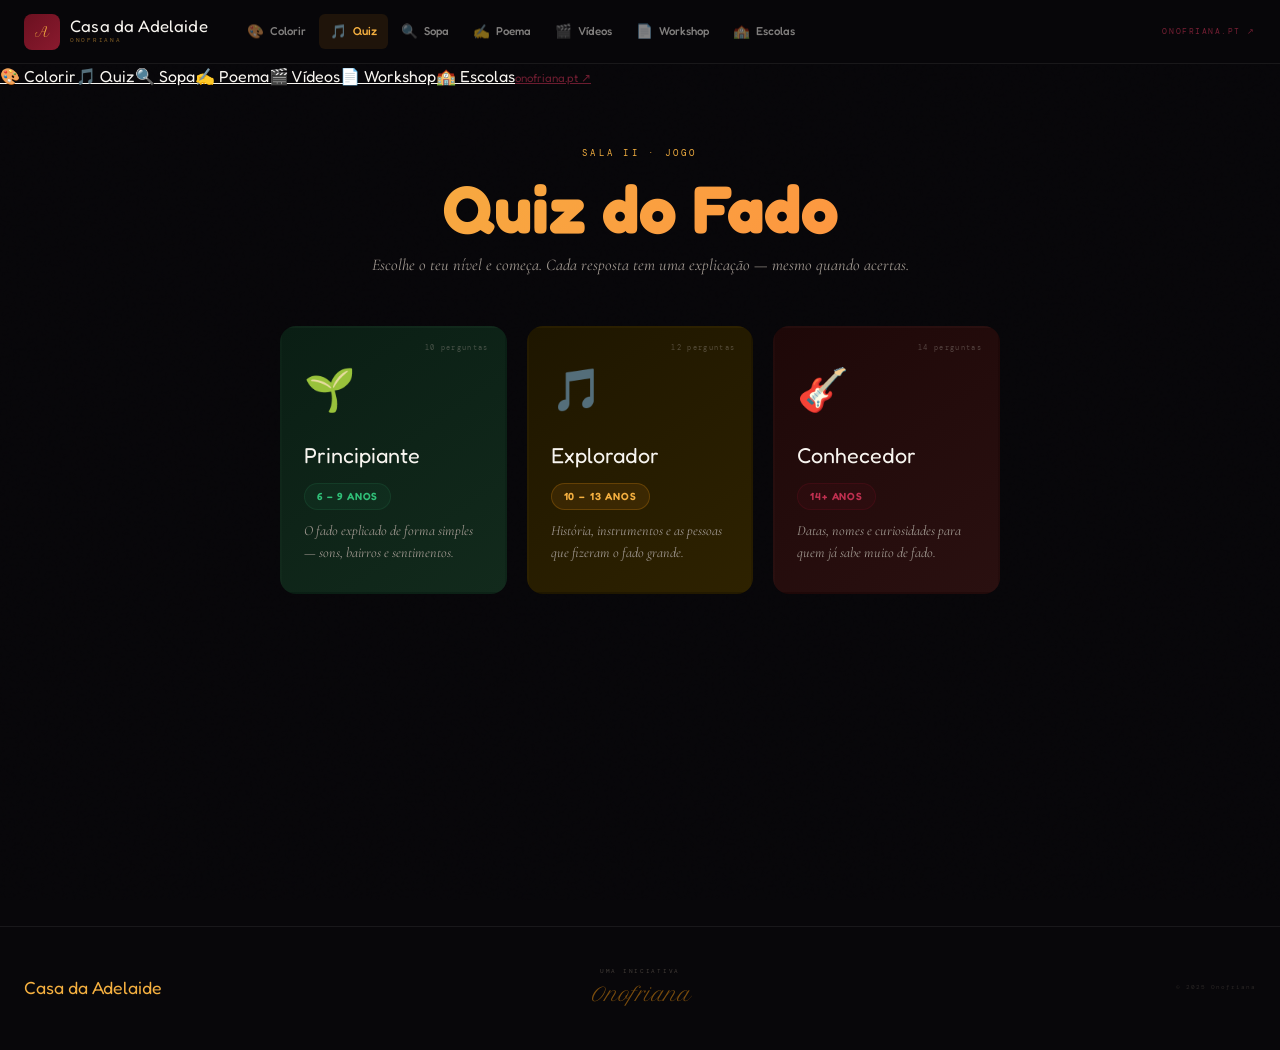
<file: quiz.html>
<!DOCTYPE html>
<html lang="pt-PT">
<head>
<meta charset="UTF-8">
<meta name="viewport" content="width=device-width, initial-scale=1.0">
<title>Quiz do Fado — Casa da Adelaide | Testa os teus conhecimentos</title>
<meta name="description" content="Quiz interactivo sobre o fado com três níveis de dificuldade: Principiante (6-9 anos), Explorador (10-13 anos) e Conhecedor (14+). Perguntas sobre história, instrumentos e fadistas.">
<link rel="canonical" href="https://casadaadelaide.pt/quiz.html">
<link rel="preconnect" href="https://fonts.googleapis.com">
<link href="https://fonts.googleapis.com/css2?family=Cormorant+Garamond:ital,wght@0,300;0,400;1,400&family=Fredoka+One&family=Fredoka:wght@300;400;500;600&family=DM+Mono:wght@300;400&family=Petit+Formal+Script&display=swap" rel="stylesheet">
<link rel="stylesheet" href="design-system.css">
<link rel="stylesheet" href="nav.css">
<style>
body.nivel-a::after{content:'';position:fixed;inset:0;background:radial-gradient(ellipse 70% 55% at 50% 20%,rgba(30,96,64,.22) 0%,transparent 65%);pointer-events:none;z-index:0}
body.nivel-b::after{content:'';position:fixed;inset:0;background:radial-gradient(ellipse 70% 55% at 50% 20%,rgba(201,125,16,.2) 0%,transparent 65%);pointer-events:none;z-index:0}
body.nivel-c::after{content:'';position:fixed;inset:0;background:radial-gradient(ellipse 70% 55% at 50% 20%,rgba(107,16,32,.3) 0%,transparent 65%);pointer-events:none;z-index:0}

.wrap{position:relative;z-index:1;min-height:calc(100vh - var(--nav-h));display:flex;flex-direction:column;align-items:center;justify-content:flex-start;padding:48px 24px 72px}

/* ── SELECÇÃO ── */
#selecao{width:100%;max-width:720px;text-align:center}
.sel-label{margin-bottom:14px}
.sel-h1{font-family:var(--font-title);font-size:clamp(2.2rem,7vw,4.2rem);background:linear-gradient(135deg,var(--ambar-c),#ff9040);-webkit-background-clip:text;-webkit-text-fill-color:transparent;background-clip:text;margin-bottom:10px;line-height:1}
.sel-sub{font-family:var(--font-display);font-style:italic;font-size:1.02rem;color:var(--cinza-1);margin-bottom:48px;line-height:1.6}

.niveis-grid{display:grid;grid-template-columns:repeat(3,1fr);gap:20px;text-align:left}
.nivel-card{border-radius:16px;padding:28px 22px;cursor:pointer;border:2px solid transparent;transition:transform .25s,box-shadow .25s,border-color .25s;position:relative;overflow:hidden}
.nivel-card:hover{transform:translateY(-4px);box-shadow:var(--shadow-lg)}
.nivel-card:focus-visible{outline:3px solid var(--ambar-c);outline-offset:3px}
.nc-a{background:linear-gradient(145deg,#0a1e14,#122a1c)}.nc-a:hover{border-color:var(--verde-c)}
.nc-b{background:linear-gradient(145deg,#1e1600,#2e2200)}.nc-b:hover{border-color:var(--ambar-c)}
.nc-c{background:linear-gradient(145deg,#1e0808,#2a1010)}.nc-c:hover{border-color:var(--vinho-c)}
.nc-emoji{font-size:2.6rem;display:block;margin-bottom:14px}
.nc-nome{font-family:var(--font-title);font-size:1.35rem;color:var(--branco);margin-bottom:8px}
.nc-age{display:inline-block;margin-bottom:10px}
.nc-desc{font-family:var(--font-display);font-style:italic;font-size:.88rem;color:var(--cinza-1);line-height:1.55}
.nc-n{position:absolute;top:14px;right:16px;font-family:var(--font-mono);font-size:.46rem;letter-spacing:.18em;color:var(--cinza-1);opacity:.4}

/* ── QUIZ ── */
#quiz-area{width:100%;max-width:600px;display:none;flex-direction:column;align-items:stretch}
.quiz-topbar{display:flex;align-items:center;justify-content:space-between;margin-bottom:24px;flex-wrap:wrap;gap:10px}
.quiz-nivel-pill{display:inline-flex;align-items:center;gap:8px;padding:6px 14px;border-radius:20px;font-family:var(--font-body);font-size:.7rem;font-weight:600;cursor:pointer;transition:opacity .2s;text-decoration:none}
.quiz-nivel-pill:hover{opacity:.7}
.qnp-a{background:var(--verde-pale);color:var(--verde-c);border:1px solid rgba(48,192,120,.3)}
.qnp-b{background:var(--ambar-pale);color:var(--ambar-c);border:1px solid rgba(201,125,16,.3)}
.qnp-c{background:var(--vinho-pale);color:var(--vinho-c);border:1px solid rgba(107,16,32,.3)}
.quiz-pts{font-family:var(--font-mono);font-size:.7rem;color:var(--ambar-c);font-weight:600}

.prog-row{display:flex;justify-content:space-between;align-items:center;margin-bottom:6px}
.prog-label{font-family:var(--font-body);font-size:.65rem;color:var(--cinza-1);opacity:.6}
.prog-bar{height:5px;background:rgba(255,255,255,.07);border-radius:3px;overflow:hidden;margin-bottom:24px}
.prog-fill{height:100%;background:linear-gradient(90deg,var(--ambar),var(--ambar-c));border-radius:3px;transition:width .45s cubic-bezier(.4,0,.2,1)}

.quiz-card{background:var(--preto-3);border:1px solid var(--borda);border-radius:18px;padding:32px 28px;margin-bottom:18px}
.q-num{font-family:var(--font-mono);font-size:.5rem;letter-spacing:.28em;text-transform:uppercase;color:var(--cinza-1);opacity:.45;margin-bottom:12px;display:block}
.q-emoji{font-size:2.2rem;display:block;margin-bottom:12px;line-height:1}
.q-txt{font-family:var(--font-body);font-size:1.12rem;font-weight:500;line-height:1.45;color:var(--branco);margin-bottom:22px}

.opcoes{display:flex;flex-direction:column;gap:10px;list-style:none}
.opcao{background:rgba(255,255,255,.04);border:1.5px solid rgba(255,255,255,.09);color:var(--branco);padding:13px 16px;border-radius:10px;cursor:pointer;transition:background .2s,border-color .2s,transform .15s;display:flex;align-items:center;gap:12px;text-align:left;font-family:var(--font-body);font-size:.9rem;font-weight:400;line-height:1.4}
.opcao:hover:not(:disabled){background:var(--ambar-pale);border-color:var(--borda-ambar);transform:translateX(4px)}
.opcao:focus-visible{outline:2px solid var(--ambar-c);outline-offset:2px}
.opcao-letra{width:28px;height:28px;border-radius:50%;background:rgba(255,255,255,.07);display:flex;align-items:center;justify-content:center;font-size:.7rem;font-weight:700;flex-shrink:0;font-family:var(--font-mono)}
.opcao.certa{background:rgba(48,192,120,.18);border-color:var(--verde-c);color:var(--verde-c)}
.opcao.certa .opcao-letra{background:rgba(48,192,120,.25);color:var(--verde-c)}
.opcao.errada{background:rgba(200,64,48,.15);border-color:#d04030;color:#e07060}
.opcao.errada .opcao-letra{background:rgba(200,64,48,.2);color:#e07060}
.opcao:disabled{cursor:default}

.feedback{margin-top:16px;font-family:var(--font-display);font-style:italic;font-size:.96rem;line-height:1.68;padding:14px 18px;border-radius:10px;display:none}
.feedback.certa{background:rgba(48,192,120,.1);color:var(--verde-c);border-left:3px solid var(--verde-c);display:block}
.feedback.errada{background:rgba(200,64,48,.1);color:#e07060;border-left:3px solid #d04030;display:block}
.feedback strong{font-style:normal;font-weight:600}

.btn-prox{align-self:flex-end;margin-top:6px;visibility:hidden}
.btn-prox.vis{visibility:visible}

/* ── RESULTADO ── */
#resultado{text-align:center;max-width:500px;display:none}
.res-emoji{font-size:4.5rem;display:block;margin-bottom:14px;line-height:1}
.res-pts{font-family:var(--font-title);font-size:5.5rem;line-height:1;margin-bottom:4px}
.res-col-a{color:var(--verde-c)}.res-col-b{color:var(--ambar-c)}.res-col-c{color:var(--vinho-c)}
.res-total{font-family:var(--font-mono);font-size:.58rem;letter-spacing:.28em;text-transform:uppercase;color:var(--cinza-1);opacity:.4;margin-bottom:24px}
.res-msg{font-family:var(--font-display);font-style:italic;font-size:1.1rem;color:var(--cinza-1);line-height:1.75;margin-bottom:36px;max-width:400px}
.res-btns{display:flex;gap:12px;flex-wrap:wrap;justify-content:center}

@media(max-width:660px){.niveis-grid{grid-template-columns:1fr}.quiz-card{padding:22px 18px}}
</style>
</head>
<body>
<script src="nav.js"></script>

<div class="wrap">
  <!-- SELECÇÃO -->
  <div id="selecao" role="main">
    <p class="sel-label label reveal">Sala II · Jogo</p>
    <h1 class="sel-h1 reveal">Quiz do Fado</h1>
    <p class="sel-sub reveal">Escolhe o teu nível e começa. Cada resposta tem uma explicação — mesmo quando acertas.</p>
    <div class="niveis-grid reveal" role="list" aria-label="Níveis disponíveis">
      <div class="nivel-card nc-a" role="listitem" tabindex="0" data-nivel="a" aria-label="Nível Principiante — 6 a 9 anos — 10 perguntas">
        <span class="nc-emoji" aria-hidden="true">🌱</span>
        <p class="nc-nome">Principiante</p>
        <span class="nc-age badge badge-verde">6 – 9 anos</span>
        <p class="nc-desc">O fado explicado de forma simples — sons, bairros e sentimentos.</p>
        <span class="nc-n">10 perguntas</span>
      </div>
      <div class="nivel-card nc-b" role="listitem" tabindex="0" data-nivel="b" aria-label="Nível Explorador — 10 a 13 anos — 12 perguntas">
        <span class="nc-emoji" aria-hidden="true">🎵</span>
        <p class="nc-nome">Explorador</p>
        <span class="nc-age badge badge-ambar">10 – 13 anos</span>
        <p class="nc-desc">História, instrumentos e as pessoas que fizeram o fado grande.</p>
        <span class="nc-n">12 perguntas</span>
      </div>
      <div class="nivel-card nc-c" role="listitem" tabindex="0" data-nivel="c" aria-label="Nível Conhecedor — 14 anos ou mais — 14 perguntas">
        <span class="nc-emoji" aria-hidden="true">🎸</span>
        <p class="nc-nome">Conhecedor</p>
        <span class="nc-age badge badge-vinho">14+ anos</span>
        <p class="nc-desc">Datas, nomes e curiosidades para quem já sabe muito de fado.</p>
        <span class="nc-n">14 perguntas</span>
      </div>
    </div>
  </div>

  <!-- QUIZ -->
  <div id="quiz-area" role="main" aria-live="polite">
    <div class="quiz-topbar">
      <button class="quiz-nivel-pill" id="badge-nivel" onclick="voltarSelecao()" aria-label="Voltar à selecção de nível">← Mudar nível</button>
      <span class="quiz-pts" id="prog-pts" aria-live="polite">0 pontos</span>
    </div>
    <div class="prog-row">
      <span class="prog-label" id="prog-label">Pergunta 1</span>
    </div>
    <div class="prog-bar" role="progressbar" aria-valuemin="0" aria-valuemax="100" aria-valuenow="0" id="prog-bar-aria">
      <div class="prog-fill" id="prog-fill" style="width:0%"></div>
    </div>
    <div class="quiz-card">
      <span class="q-num" id="q-num"></span>
      <span class="q-emoji" id="q-emoji" aria-hidden="true"></span>
      <p class="q-txt" id="q-txt"></p>
      <ul class="opcoes" id="opcoes" role="list" aria-label="Opções de resposta"></ul>
      <div class="feedback" id="feedback" role="alert" aria-live="assertive"></div>
    </div>
    <button class="btn btn-primary btn-prox" id="btn-prox">Próxima →</button>
  </div>

  <!-- RESULTADO -->
  <div id="resultado" role="main" aria-live="polite">
    <span class="res-emoji" id="res-emoji" aria-hidden="true"></span>
    <p class="res-pts" id="res-pts" aria-label="Pontuação"></p>
    <p class="res-total" id="res-total"></p>
    <p class="res-msg" id="res-msg"></p>
    <div class="res-btns">
      <button class="btn btn-primary" id="btn-outra-vez">Jogar outra vez</button>
      <button class="btn btn-secondary" onclick="voltarSelecao()">Mudar de nível</button>
    </div>
  </div>
</div>

<footer class="site-footer" role="contentinfo">
  <a href="index.html" class="site-footer__logo">Casa da Adelaide</a>
  <div class="site-footer__centre">
    <span class="site-footer__centre-label">Uma iniciativa</span>
    <a href="https://onofriana.pt" class="site-footer__centre-nome" target="_blank" rel="noopener">Onofriana</a>
  </div>
  <span class="site-footer__copy">© 2025 Onofriana</span>
</footer>

<script>
var NIVEIS = {
  a: {
    nome:'Principiante', emoji:'🌱', pill:'qnp-a', col:'res-col-a',
    perguntas:[
      {emoji:'🎵',txt:'O fado é um tipo de…',opcoes:['Dança portuguesa','Música portuguesa','Jogo tradicional','Instrumento musical'],certa:1,exp:'O fado é um género musical — uma canção cantada por uma só voz, acompanhada pela guitarra portuguesa e pela viola de fado.'},
      {emoji:'📍',txt:'Em que cidade nasceu o fado?',opcoes:['Porto','Braga','Lisboa','Coimbra'],certa:2,exp:'O fado nasceu em Lisboa no século XIX, nos bairros populares da cidade — Alfama, Mouraria e Madragoa.'},
      {emoji:'🎸',txt:'Como se chama o instrumento especial do fado, com 12 cordas metálicas?',opcoes:['Violino','Acordeão','Guitarra portuguesa','Piano'],certa:2,exp:'A guitarra portuguesa tem 12 cordas metálicas em 6 pares. O seu som brilhante e inconfundível é o coração do fado.'},
      {emoji:'😢',txt:'No fado, a "saudade" é…',opcoes:['Alegria muito grande','Falta de alguém ou de algo','Raiva','Um instrumento musical'],certa:1,exp:'A saudade é um sentimento difícil de traduzir — é como ter falta de alguém que amamos, ou de um tempo que já passou. É um dos grandes temas do fado.'},
      {emoji:'🧣',txt:'O pano negro que as fadistas usam nos ombros chama-se…',opcoes:['Véu','Manta','Xaile','Capa'],certa:2,exp:'O xaile negro é um símbolo da fadista. Diz-se que Maria Severa Onofriana — a primeira fadista da história — foi das primeiras a usá-lo.'},
      {emoji:'🔢',txt:'Quantas cordas tem a guitarra portuguesa?',opcoes:['6','8','10','12'],certa:3,exp:'A guitarra portuguesa tem exatamente 12 cordas metálicas, organizadas em 6 pares chamados "cursos". É por isso que o seu som é tão cheio e brilhante.'},
      {emoji:'🌍',txt:'A UNESCO é uma organização que…',opcoes:['Fabrica guitarras','Protege culturas do mundo','Ensina fado','Vende discos'],certa:1,exp:'A UNESCO é a organização das Nações Unidas para a Educação, Ciência e Cultura. Em 2011, reconheceu o fado como Património da Humanidade.'},
      {emoji:'🏘️',txt:'Qual destes bairros de Lisboa é famoso pelo fado?',opcoes:['Belém','Alfama','Parque das Nações','Oeiras'],certa:1,exp:'Alfama é um dos bairros históricos de Lisboa onde o fado cresceu. Também a Mouraria e a Madragoa fazem parte desta história.'},
      {emoji:'👩',txt:'Qual foi o nome da primeira fadista da história?',opcoes:['Amália Rodrigues','Maria Severa','Mariza','Celeste'],certa:1,exp:'Maria Severa Onofriana (1820–1846) é considerada a primeira fadista da história. Viveu na Mouraria e morreu aos 26 anos.'},
      {emoji:'🎤',txt:'Amália Rodrigues foi a fadista mais famosa do século XX. Como era chamada?',opcoes:['Princesa do Fado','Rainha do Fado','Mãe do Fado','Estrela do Fado'],certa:1,exp:'Amália Rodrigues (1920–1999) ficou conhecida como a "Rainha do Fado". Levou o fado ao mundo inteiro e é a artista portuguesa mais conhecida de sempre.'},
    ]
  },
  b: {
    nome:'Explorador', emoji:'🎵', pill:'qnp-b', col:'res-col-b',
    perguntas:[
      {emoji:'📜',txt:'A palavra "fado" vem do latim. O que significa?',opcoes:['Canto','Destino','Saudade','Lisboa'],certa:1,exp:'A palavra "fado" vem do latim fatum, que significa destino ou sorte. Muitas letras de fado falam exatamente disso — da vida como um caminho traçado.'},
      {emoji:'🎸',txt:'A guitarra portuguesa descende de que instrumento europeu antigo?',opcoes:['Alaúde árabe','Cistre europeu renascentista','Bandolim italiano','Cravo flamenco'],certa:1,exp:'A guitarra portuguesa é descendente direta do cistre europeu renascentista — um instrumento que existia em toda a Europa entre os séculos XVI e XVIII. (Nota: não do alaúde, que tem outra família instrumental.)'},
      {emoji:'📅',txt:'Em que data morreu Amália Rodrigues?',opcoes:['6 de outubro de 1999','3 de setembro de 1995','12 de julho de 2001','6 de outubro de 2001'],certa:0,exp:'Amália Rodrigues morreu a 6 de outubro de 1999, em Lisboa. O governo português declarou três dias de luto nacional — uma homenagem raramente atribuída a artistas.'},
      {emoji:'🏛️',txt:'Em que bairro de Lisboa fica o Museu do Fado?',opcoes:['Bairro Alto','Alfama','Madragoa','Belém'],certa:1,exp:'O Museu do Fado fica em Alfama, no coração histórico de Lisboa. Foi a Câmara Municipal de Lisboa, através do Museu do Fado, que coordenou a candidatura à UNESCO.'},
      {emoji:'🎓',txt:'O Fado de Coimbra é diferente do de Lisboa. Qual a principal diferença?',opcoes:['É mais rápido','É cantado por estudantes universitários, tradição académica masculina','É cantado por crianças','Não usa guitarra'],certa:1,exp:'O Fado de Coimbra tem uma tradição académica ligada à Universidade de Coimbra — é cantado exclusivamente por homens, com um estilo mais solene e um repertório que inclui grandes poetas portugueses.'},
      {emoji:'👩',txt:'Maria Severa Onofriana nasceu em que ano?',opcoes:['1800','1810','1820','1840'],certa:2,exp:'Maria Severa Onofriana nasceu a 26 de julho de 1820, na Madragoa, em Lisboa. O seu registo de baptismo na Paróquia dos Anjos confirma esta data (Museu do Fado).'},
      {emoji:'🎬',txt:'O primeiro filme sonoro português (1931) foi sobre…',opcoes:['Amália Rodrigues','O Museu do Fado','A Severa — a primeira fadista','A guitarra portuguesa'],certa:2,exp:'O filme "A Severa" (1931), dirigido por Leitão de Barros, foi o primeiro filme sonoro português. Baseou-se no romance de Júlio Dantas (1901) sobre a vida de Maria Severa Onofriana.'},
      {emoji:'🏆',txt:'Carlos do Carmo recebeu o Grammy Latino pelo conjunto da obra em…',opcoes:['2011','2014','2017','2020'],certa:2,exp:'Carlos do Carmo recebeu o Grammy Latino de Lifetime Achievement em 2017 — o primeiro fadista a receber este prémio. Ficou conhecido como o grande renovador do fado urbano de Lisboa.'},
      {emoji:'🌍',txt:'A fadista Mariza nasceu em Moçambique, mas cresceu num bairro histórico do fado em Lisboa. Qual?',opcoes:['Alfama','Bairro Alto','Mouraria','Madragoa'],certa:2,exp:'Mariza cresceu na Mouraria — o mesmo bairro onde Maria Severa viveu no século XIX. Esta ligação ao território do fado é parte central da sua identidade artística.'},
      {emoji:'💌',txt:'Quem foi o Conde de Vimioso na história de Maria Severa?',opcoes:['O guitarrista','O seu grande amor aristocrático','O seu pai','O compositor'],certa:1,exp:'Francisco de Paula Portugal e Castro, 13.º Conde de Vimioso, foi o grande amor de Maria Severa. A relação entre a fadista popular e o aristocrata tornou-se um dos grandes mitos da história do fado.'},
      {emoji:'🎼',txt:'A fadista que modernizou o fado nos anos 1960, cantando poemas de grandes escritores, foi…',opcoes:['Celeste Rodrigues','Mariza','Amália Rodrigues','Ana Moura'],certa:2,exp:'Amália Rodrigues revolucionou o fado ao cantar poemas de escritores como Luís de Camões, David Mourão-Ferreira e Alain Oulman — elevando o fado à poesia erudita.'},
      {emoji:'🏘️',txt:'Em que rua da Mouraria está a placa comemorativa da "Casa da Severa"?',opcoes:['Rua da Madragoa','Rua do Capelão','Rua Fernandes da Fonseca','Rua da Saudade'],certa:1,exp:'A Rua do Capelão, na Mouraria, tem o Largo da Severa — com uma placa na casa onde Maria Severa viveu e morreu. A placa foi inaugurada por Amália Rodrigues em 1989.'},
    ]
  },
  c: {
    nome:'Conhecedor', emoji:'🎸', pill:'qnp-c', col:'res-col-c',
    perguntas:[
      {emoji:'📚',txt:'Rui Vieira Nery é o mais importante estudioso do fado. O que afirmou sobre as origens históricas?',opcoes:['Que o fado vem de África','Que os únicos dados fiáveis remontam à tradição oral dos anos 1820–1830','Que o fado foi inventado por Amália','Que o fado vem do fado de Coimbra'],certa:1,exp:'Rui Vieira Nery, historiador do fado, afirmou que "a única informação fiável sobre a história do fado foi transmitida oralmente e remonta, na melhor das hipóteses, aos anos 1820 e 1830" — sublinhando o quanto as origens são incertas e mitificadas.'},
      {emoji:'🎼',txt:'Alain Oulman foi determinante na obra de Amália. Quem foi?',opcoes:['Guitarrista português','Compositor francês preso pela PIDE','Poeta do século XIX','Guitarreiro de Lisboa'],certa:1,exp:'Alain Oulman (1929–1990) foi um compositor francês, de esquerda, que colaborou intensamente com Amália Rodrigues. Foi preso pela PIDE em 1966 e forçado ao exílio, mas continuou a compor para Amália. Compôs "Estranha Forma de Vida", "Povo que Lavas no Rio" e muitos outros.'},
      {emoji:'📖',txt:'O romance "A Severa" de Júlio Dantas foi publicado em que ano?',opcoes:['1889','1901','1915','1931'],certa:1,exp:'O romance "A Severa" de Júlio Dantas foi publicado em 1901 — 55 anos após a morte de Maria Severa. Foi a partir desta obra que o mito de Severa se consolidou na cultura portuguesa.'},
      {emoji:'🎭',txt:'Hermínia Silva, fadista das décadas de 1930–40, ficou famosa por combinar o fado com…',opcoes:['O jazz americano','O teatro de revista e a comédia','A ópera italiana','O flamenco espanhol'],certa:1,exp:'Hermínia Silva foi uma figura central do teatro de revista português — combinava o fado com a comédia e a interpretação teatral. Ficou conhecida como a "Dama do Fado" pela sua veia humorística e popular.'},
      {emoji:'👑',txt:'Fernando Maurício (1933–2005) ficou conhecido por que alcunha?',opcoes:['Rei do Fado','Príncipe do Fado','Pai do Fado','Duque do Fado'],certa:1,exp:'Fernando Maurício ficou conhecido como "O Príncipe do Fado" — uma voz inconfundível do fado castiço de Lisboa. É uma das figuras mais importantes do fado masculino do século XX.'},
      {emoji:'🎸',txt:'Pedro Caldeira Cabral foi fundamental para…',opcoes:['Criar o Museu do Fado','Divulgar a guitarra portuguesa como instrumento solista','Compor para Amália','Fundar a primeira casa de fado'],certa:1,exp:'Pedro Caldeira Cabral foi o principal responsável por dar à guitarra portuguesa um estatuto de instrumento solista de concerto — publicou "A Guitarra Portuguesa" (Ediclube, 1999) e expandiu o repertório muito além do acompanhamento do fado.'},
      {emoji:'🌀',txt:'A roseta da guitarra de Lisboa tem que forma na cabeça (voluta)?',opcoes:['Caracol','Leque em forma de pêssego','Flor','Cruz'],certa:1,exp:'A guitarra de Lisboa tem a cabeça em forma de leque (também chamada fan headstock) com 12 cravelhas — 6 de cada lado. A de Coimbra tem uma cabeça em forma de caracol (voluta), o que as distingue visualmente.'},
      {emoji:'🎵',txt:'A afinação mais usada no fado de Lisboa é chamada de…',opcoes:['Afinação de Coimbra','Afinação de Lisboa ou "do fado"','Afinação natural','Afinação árabe'],certa:1,exp:'A afinação de Lisboa — também chamada "afinação do fado" ou "afinação do fado corrido" — desenvolveu-se provavelmente no início do século XIX e tornou-se a mais usada pelos fadistas de Lisboa desde meados desse século.'},
      {emoji:'🏛️',txt:'Que instituição liderou a candidatura do fado à UNESCO?',opcoes:['Fundação Amália','Câmara Municipal de Lisboa via EGEAC/Museu do Fado','Ministério da Cultura','Casa da Guitarra'],certa:1,exp:'A candidatura foi lançada pela Câmara Municipal de Lisboa em 2004 e apresentada pela CML/EGEAC/Museu do Fado em junho de 2010. A decisão da UNESCO foi tomada a 27 de novembro de 2011, em Bali.'},
      {emoji:'🎤',txt:'Amália foi falsamente acusada após o 25 de Abril de 1974. De quê?',opcoes:['De ter cantado no estrangeiro','De ser agente da PIDE','De ter roubado letras','De não pagar impostos'],certa:1,exp:'Após a Revolução de Abril de 1974, Amália foi falsamente acusada de ser colaboradora da PIDE — a polícia política do regime. A acusação era injusta (ela apoiava o PCP financeiramente) e causou-lhe uma grave depressão.'},
      {emoji:'📍',txt:'Em que cemitério foi sepultada Maria Severa Onofriana?',opcoes:['Cemitério dos Prazeres','Cemitério de Benfica','Cemitério do Alto de São João','Cemitério de Alfama'],certa:2,exp:'Maria Severa foi sepultada no Cemitério do Alto de São João — em vala comum, sem caixão, conforme era o seu desejo expresso nos seus próprios versos: "Quando eu morrer, meninas, não me lamentes."'},
      {emoji:'🎼',txt:'Qual o nome completo da primeira fadista da história?',opcoes:['Maria Severa da Mouraria','Maria Severa Onofriana','Severa Maria de Portugal','Maria da Mouraria Severa'],certa:1,exp:'O nome completo era Maria Severa Onofriana (26 julho 1820 – 30 novembro 1846). A história guardou apenas "Severa" — o apelido "Onofriana" ficou esquecido durante décadas. A Onofriana homenageia exatamente esse nome recuperado.'},
      {emoji:'🎭',txt:'O filme "A Severa" (1931) foi protagonizado por…',opcoes:['Amália Rodrigues','Dina Teresa','Celeste Rodrigues','Hermínia Silva'],certa:1,exp:'O filme "A Severa" (1931), dirigido por José Leitão de Barros, foi protagonizado por Dina Teresa no papel de Severa. Estreou em junho de 1931 no Teatro S. Luiz e foi visto por 200.000 espectadores.'},
      {emoji:'🧩',txt:'A tradição oral do fado era transmitida principalmente…',opcoes:['Em escolas de música','Pelos mais velhos nos espaços tradicionais de fado, de geração em geração','Por partituras escritas','Pela rádio estatal'],certa:1,exp:'Segundo a UNESCO, o fado era transmitido informalmente pelos mais velhos nos espaços tradicionais — tascos, casas de fado, festas de bairro. Esta transmissão oral e presencial, de geração em geração, é um dos elementos centrais do seu reconhecimento como Património Imaterial.'},
    ]
  }
};

var nivelActual=null, estado={atual:0,pontos:0,respondida:false};

function voltarSelecao(){
  nivelActual=null;
  document.body.className='';
  document.getElementById('selecao').style.display='block';
  document.getElementById('quiz-area').style.display='none';
  document.getElementById('resultado').style.display='none';
}

function comecarNivel(n){
  nivelActual=n;
  estado={atual:0,pontos:0,respondida:false};
  var info=NIVEIS[n];
  document.body.className='nivel-'+n;
  document.getElementById('selecao').style.display='none';
  document.getElementById('resultado').style.display='none';
  var qa=document.getElementById('quiz-area');
  qa.style.display='flex';
  var badge=document.getElementById('badge-nivel');
  badge.className='quiz-nivel-pill '+info.pill;
  badge.innerHTML='← '+info.emoji+' '+info.nome;
  mostrarPergunta();
}

function mostrarPergunta(){
  var info=NIVEIS[nivelActual];
  var total=info.perguntas.length;
  var p=info.perguntas[estado.atual];
  estado.respondida=false;
  var pct=Math.round((estado.atual/total)*100);
  document.getElementById('prog-fill').style.width=pct+'%';
  document.getElementById('prog-bar-aria').setAttribute('aria-valuenow',pct);
  document.getElementById('prog-label').textContent='Pergunta '+(estado.atual+1)+' de '+total;
  document.getElementById('prog-pts').textContent=estado.pontos+(estado.pontos===1?' ponto':' pontos');
  document.getElementById('q-num').textContent='Pergunta '+(estado.atual+1);
  document.getElementById('q-emoji').textContent=p.emoji;
  document.getElementById('q-txt').textContent=p.txt;
  document.getElementById('feedback').className='feedback';
  document.getElementById('feedback').innerHTML='';
  document.getElementById('btn-prox').className='btn btn-primary btn-prox';
  var letras=['A','B','C','D'];
  document.getElementById('opcoes').innerHTML=p.opcoes.map(function(o,i){
    return '<li><button class="opcao" data-i="'+i+'" aria-label="Opção '+letras[i]+': '+o+'"><span class="opcao-letra" aria-hidden="true">'+letras[i]+'</span>'+o+'</button></li>';
  }).join('');
  document.querySelectorAll('.opcao').forEach(function(btn){
    btn.addEventListener('click',function(){responder(parseInt(this.dataset.i))});
  });
  var btnProx=document.getElementById('btn-prox');
  btnProx.textContent=estado.atual===total-1?'Ver resultado →':'Próxima →';
}

function responder(idx){
  if(estado.respondida)return;
  estado.respondida=true;
  var p=NIVEIS[nivelActual].perguntas[estado.atual];
  var btns=document.querySelectorAll('.opcao');
  btns.forEach(function(b){b.disabled=true});
  var fb=document.getElementById('feedback');
  var acertou=idx===p.certa;
  if(acertou){
    btns[idx].classList.add('certa');
    estado.pontos++;
    fb.className='feedback certa';
    fb.innerHTML='<strong>✓ Correcto!</strong> '+p.exp;
  } else {
    btns[idx].classList.add('errada');
    btns[p.certa].classList.add('certa');
    fb.className='feedback errada';
    fb.innerHTML='<strong>✗ Não foi desta.</strong> '+p.exp;
  }
  document.getElementById('prog-pts').textContent=estado.pontos+(estado.pontos===1?' ponto':' pontos');
  document.getElementById('btn-prox').classList.add('vis');
}

function proximaPergunta(){
  estado.atual++;
  if(estado.atual>=NIVEIS[nivelActual].perguntas.length)mostrarResultado();
  else mostrarPergunta();
}

function mostrarResultado(){
  document.getElementById('quiz-area').style.display='none';
  var info=NIVEIS[nivelActual];
  var total=info.perguntas.length;
  var pct=estado.pontos/total;
  var ei=pct>=.9?4:pct>=.7?3:pct>=.5?2:pct>=.3?1:0;
  var emojis=['😅','🙂','😊','🎉','🏆'];
  var msgs=[
    'O fado ainda tem muito para te contar. Começa pelo início — vale a pena.',
    'Já sabes algumas coisas. Explora a Casa da Adelaide e volta a tentar.',
    'Bom resultado. O fado já tem um lugar em ti.',
    'Muito bem. Conheces o fado com profundidade.',
    'Excelente. Sabes do fado como quem cresceu dentro dele.'
  ];
  document.getElementById('res-emoji').textContent=emojis[ei];
  var rp=document.getElementById('res-pts');
  rp.textContent=estado.pontos;
  rp.className='res-pts '+info.col;
  rp.setAttribute('aria-label',estado.pontos+' pontos em '+total);
  document.getElementById('res-total').textContent='pontos em '+total;
  document.getElementById('res-msg').textContent=msgs[ei];
  document.getElementById('resultado').style.display='block';
  document.getElementById('btn-outra-vez').onclick=function(){comecarNivel(nivelActual)};
}

document.querySelectorAll('.nivel-card').forEach(function(el){
  el.addEventListener('click',function(){comecarNivel(this.dataset.nivel)});
  el.addEventListener('keydown',function(e){if(e.key==='Enter'||e.key===' '){e.preventDefault();comecarNivel(this.dataset.nivel)}});
});
document.getElementById('btn-prox').addEventListener('click',proximaPergunta);

// Reveal
(function(){var els=document.querySelectorAll('.reveal');var obs=new IntersectionObserver(function(e){e.forEach(function(en){if(en.isIntersecting){en.target.classList.add('visible');obs.unobserve(en.target)}})},{threshold:.06});els.forEach(function(el){obs.observe(el)})})();
</script>
</body>
</html>
</file>
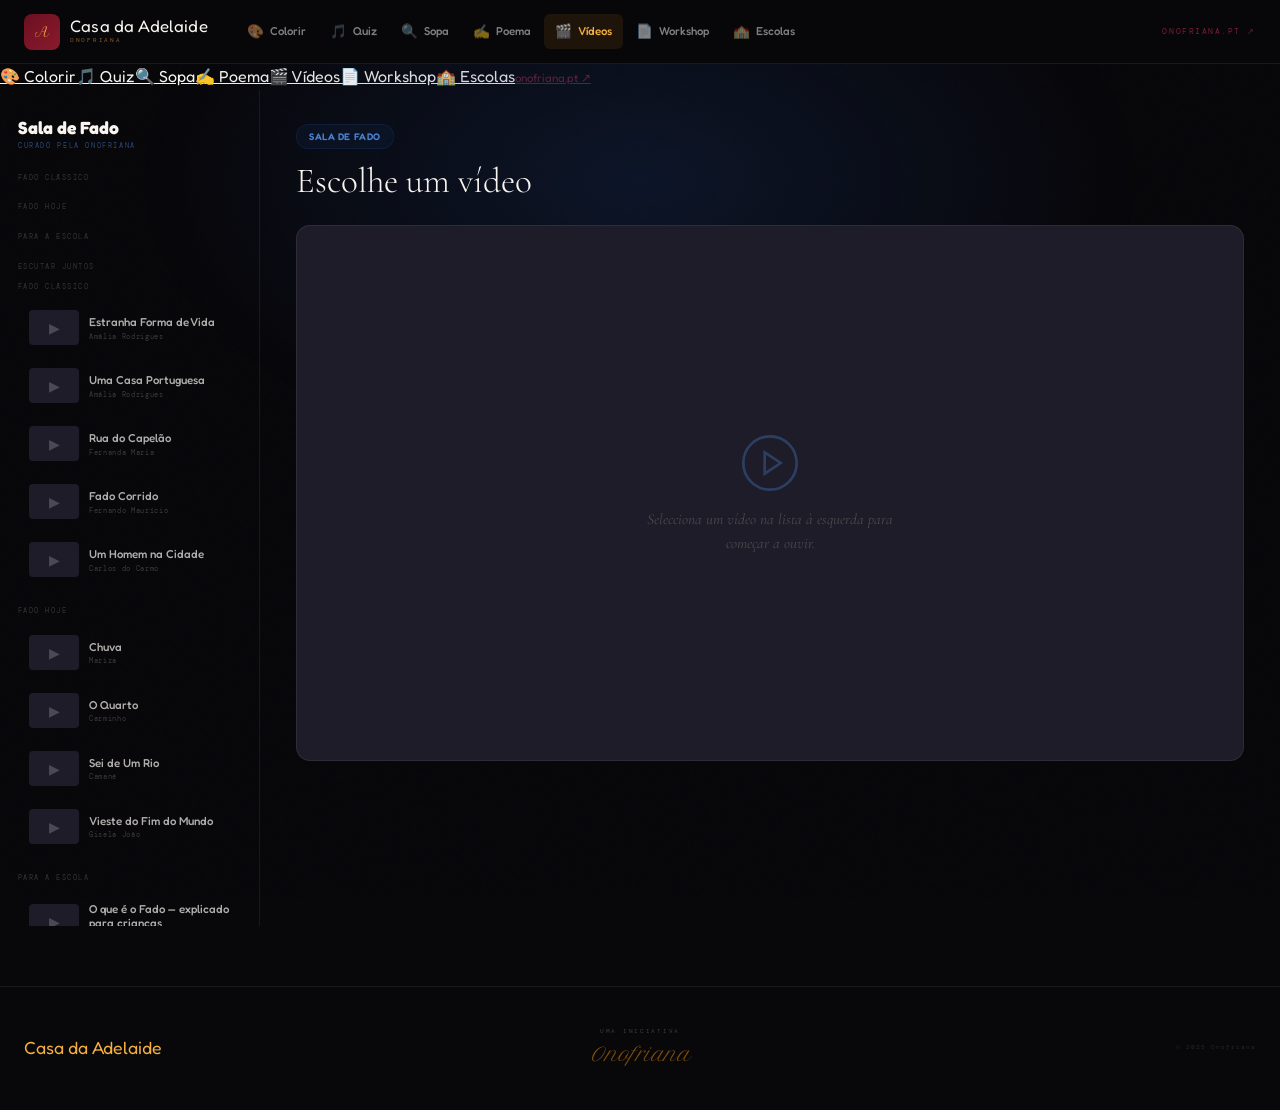
<file: sala.html>
<!DOCTYPE html>
<html lang="pt-PT">
<head>
<meta charset="UTF-8">
<meta name="viewport" content="width=device-width, initial-scale=1.0">
<title>Sala de Fado — Vídeos Curados | Casa da Adelaide</title>
<meta name="description" content="Vídeos de fado curados pela Onofriana para crianças, famílias e escolas. Fado clássico, fado hoje, guitarra portuguesa explicada, e sessões para escutar juntos.">
<link rel="canonical" href="https://casadaadelaide.pt/sala.html">
<link rel="preconnect" href="https://fonts.googleapis.com">
<link href="https://fonts.googleapis.com/css2?family=Cormorant+Garamond:ital,wght@0,300;0,400;1,400&family=Fredoka+One&family=Fredoka:wght@300;400;500;600&family=DM+Mono:wght@300;400&family=Petit+Formal+Script&display=swap" rel="stylesheet">
<link rel="stylesheet" href="design-system.css">
<link rel="stylesheet" href="nav.css">
<style>
body::after{content:'';position:fixed;inset:0;background:radial-gradient(ellipse 60% 50% at 50% 20%,rgba(26,56,112,.3) 0%,transparent 65%);pointer-events:none;z-index:0}

.sala-wrap{position:relative;z-index:1;display:grid;grid-template-columns:260px 1fr;min-height:calc(100vh - var(--nav-h));padding-bottom:60px}

/* SIDEBAR */
.sidebar{border-right:1px solid var(--borda);padding:28px 18px;position:sticky;top:var(--nav-h);height:calc(100vh - var(--nav-h));overflow-y:auto;scrollbar-width:thin;scrollbar-color:var(--borda) transparent}
.sidebar h1{font-family:var(--font-title);font-size:1.1rem;color:var(--branco);margin-bottom:4px}
.sidebar-sub{font-family:var(--font-mono);font-size:.42rem;letter-spacing:.24em;text-transform:uppercase;color:var(--azul-c);opacity:.55;margin-bottom:20px;display:block}
.cat-titulo{font-family:var(--font-mono);font-size:.42rem;letter-spacing:.22em;text-transform:uppercase;color:var(--cinza-1);opacity:.3;margin:18px 0 8px}
.cat-titulo:first-of-type{margin-top:0}
.vid-item{display:flex;align-items:center;gap:10px;padding:9px 10px;border-radius:8px;cursor:pointer;transition:background .2s;border:1px solid transparent;margin-bottom:3px;text-align:left;background:none;width:100%}
.vid-item:hover{background:rgba(255,255,255,.04)}
.vid-item.activo{background:var(--azul-pale);border-color:rgba(72,128,208,.3)}
.vid-item:focus-visible{outline:2px solid var(--ambar-c);outline-offset:2px}
.vid-thumb{width:50px;height:35px;border-radius:4px;background:var(--preto-4);flex-shrink:0;position:relative;overflow:hidden}
.vid-thumb img{width:100%;height:100%;object-fit:cover}
.vid-thumb-placeholder{width:100%;height:100%;display:flex;align-items:center;justify-content:center;font-size:.85rem;color:rgba(255,255,255,.2)}
.vid-info{flex:1;min-width:0}
.vid-titulo-sb{font-family:var(--font-body);font-size:.72rem;font-weight:500;color:var(--branco);opacity:.7;line-height:1.25;display:-webkit-box;-webkit-line-clamp:2;-webkit-box-orient:vertical;overflow:hidden}
.vid-item.activo .vid-titulo-sb{opacity:1;color:var(--azul-c)}
.vid-interprete{font-family:var(--font-mono);font-size:.42rem;letter-spacing:.1em;color:var(--cinza-1);opacity:.35;display:block;margin-top:2px}

/* PLAYER AREA */
.player-area{padding:32px 36px}
.player-header{margin-bottom:24px}
.player-cat-badge{display:inline-flex;align-items:center;gap:6px;padding:4px 12px;border-radius:12px;font-family:var(--font-body);font-size:.6rem;font-weight:600;letter-spacing:.06em;text-transform:uppercase;margin-bottom:12px}
.player-titulo{font-family:var(--font-display);font-weight:300;font-size:clamp(1.5rem,3vw,2.2rem);color:var(--branco);line-height:1.15;margin-bottom:6px}
.player-interprete{font-family:var(--font-mono);font-size:.6rem;letter-spacing:.2em;text-transform:uppercase;color:var(--azul-c);opacity:.55}

.player-box{position:relative;padding-bottom:56.25%;height:0;overflow:hidden;border-radius:14px;background:var(--preto-4);margin-bottom:24px;border:1px solid var(--borda)}
.player-box iframe{position:absolute;top:0;left:0;width:100%;height:100%;border:none;border-radius:14px}
.player-placeholder{position:absolute;inset:0;display:flex;flex-direction:column;align-items:center;justify-content:center;gap:12px}
.player-placeholder svg{color:var(--azul-c);opacity:.35}
.player-placeholder p{font-family:var(--font-display);font-style:italic;font-size:.95rem;color:var(--cinza-1);opacity:.35;text-align:center;max-width:280px;line-height:1.6}

.player-nota{background:var(--azul-pale);border:1px solid rgba(72,128,208,.25);border-radius:12px;padding:18px 20px}
.player-nota-tipo{font-family:var(--font-mono);font-size:.44rem;letter-spacing:.22em;text-transform:uppercase;color:var(--azul-c);opacity:.55;margin-bottom:8px;display:block}
.player-nota-txt{font-family:var(--font-display);font-style:italic;font-size:.97rem;line-height:1.75;color:var(--cinza-1)}
.player-nav{display:flex;gap:10px;margin-top:20px;flex-wrap:wrap}

.nota-aviso{background:rgba(245,176,64,.08);border:1px solid rgba(201,125,16,.2);border-radius:10px;padding:12px 16px;margin-top:16px;font-family:var(--font-display);font-style:italic;font-size:.85rem;color:var(--ambar);opacity:.7;line-height:1.55}

@media(max-width:860px){.sala-wrap{grid-template-columns:1fr;grid-template-rows:auto 1fr}.sidebar{position:static;height:auto;border-right:none;border-bottom:1px solid var(--borda)}.player-area{padding:20px 16px}}
</style>
</head>
<body>
<script src="nav.js"></script>

<main id="conteudo-principal">
<div class="sala-wrap">

  <!-- SIDEBAR -->
  <nav class="sidebar" aria-label="Lista de vídeos" role="navigation">
    <h1>Sala de Fado</h1>
    <span class="sidebar-sub">Curado pela Onofriana</span>

    <p class="cat-titulo" id="cat-classico">Fado Clássico</p>
    <p class="cat-titulo" id="cat-hoje">Fado Hoje</p>
    <p class="cat-titulo" id="cat-escola">Para a Escola</p>
    <p class="cat-titulo" id="cat-juntos">Escutar Juntos</p>
    <!-- preenchido por JS -->
    <div id="lista-sidebar" role="list"></div>
  </nav>

  <!-- PLAYER -->
  <div class="player-area" aria-label="Reprodutor de vídeo">
    <div class="player-header">
      <div class="player-cat-badge badge badge-azul" id="player-cat-badge">Sala de Fado</div>
      <h2 class="player-titulo" id="player-titulo">Escolhe um vídeo</h2>
      <p class="player-interprete" id="player-interprete"></p>
    </div>
    <div class="player-box" id="player-box">
      <div class="player-placeholder" id="player-placeholder">
        <svg width="64" height="64" viewBox="0 0 24 24" fill="none" stroke="currentColor" stroke-width="1" aria-hidden="true"><circle cx="12" cy="12" r="10"/><polygon points="10,8 16,12 10,16"/></svg>
        <p>Selecciona um vídeo na lista à esquerda para começar a ouvir.</p>
      </div>
    </div>
    <div class="player-nota" id="player-nota" style="display:none">
      <span class="player-nota-tipo" id="player-nota-tipo">Nota de curadoria</span>
      <p class="player-nota-txt" id="player-nota-txt"></p>
    </div>
    <div class="nota-aviso" id="nota-aviso" style="display:none" role="note">
      Os vídeos são carregados directamente do YouTube. Se um vídeo não abrir, pode ter sido removido — avisa-nos em fado@onofriana.pt.
    </div>
    <div class="player-nav" id="player-nav" style="display:none">
      <button class="btn btn-secondary" id="btn-ant" aria-label="Vídeo anterior">← Anterior</button>
      <button class="btn btn-primary" id="btn-prox" aria-label="Próximo vídeo">Próximo →</button>
    </div>
  </div>

</div>
</main>

<footer class="site-footer" role="contentinfo">
  <a href="index.html" class="site-footer__logo">Casa da Adelaide</a>
  <div class="site-footer__centre">
    <span class="site-footer__centre-label">Uma iniciativa</span>
    <a href="https://onofriana.pt" class="site-footer__centre-nome" target="_blank" rel="noopener">Onofriana</a>
  </div>
  <span class="site-footer__copy">© 2025 Onofriana</span>
</footer>

<script>
var VIDEOS=[
  // FADO CLÁSSICO
  {cat:'classico',catNome:'Fado Clássico',catCor:'badge-azul',
   titulo:'Estranha Forma de Vida',interprete:'Amália Rodrigues',id:'2S8n2Vv8ZlE',
   nota:'Uma das canções mais célebres de Amália — letra de Alain Oulman, o compositor francês que transformou o fado em poesia. "Estranha Forma de Vida" é sobre o destino e a aceitação. Silêncio obrigatório.'},
  {cat:'classico',catNome:'Fado Clássico',catCor:'badge-azul',
   titulo:'Uma Casa Portuguesa',interprete:'Amália Rodrigues',id:'g7r6K0N7Y6w',
   nota:'Uma das imagens mais poéticas de Portugal — a casa simples, o pão na mesa, a ternura. Amália faz desta canção um hino à humildade e ao acolhimento.'},
  {cat:'classico',catNome:'Fado Clássico',catCor:'badge-azul',
   titulo:'Rua do Capelão',interprete:'Fernanda Maria',id:'yvF0YgQ0k2E',
   nota:'Fernanda Maria canta a rua onde Maria Severa viveu e morreu, na Mouraria. Uma das ligações mais directas entre o fado e a sua primeira voz histórica.'},
  {cat:'classico',catNome:'Fado Clássico',catCor:'badge-azul',
   titulo:'Fado Corrido',interprete:'Fernando Maurício',id:'6m0pQh8XQwE',
   nota:'Fernando Maurício — O Príncipe do Fado — interpreta o fado corrido, uma das formas mais antigas e castiças do fado de Lisboa. Ritmo marcado, voz de veludo escuro.'},
  {cat:'classico',catNome:'Fado Clássico',catCor:'badge-azul',
   titulo:'Um Homem na Cidade',interprete:'Carlos do Carmo',id:'s8p9VvYpQ2M',
   nota:'Carlos do Carmo — vencedor do Grammy Latino 2017 (Lifetime Achievement) — modernizou o fado sem o trair. Esta canção sobre um homem de Lisboa é um retrato urbano de rara beleza.'},
  // FADO HOJE
  {cat:'hoje',catNome:'Fado Hoje',catCor:'badge-vinho',
   titulo:'Chuva',interprete:'Mariza',id:'3s0J3XJrWwE',
   nota:'Mariza cresceu na Mouraria e conquistou o mundo — prémios em Paris, Londres e Nova Iorque. A sua interpretação de "Chuva" é um exemplo de como o fado pode ser simultaneamente tradicional e emocionalmente contemporâneo.'},
  {cat:'hoje',catNome:'Fado Hoje',catCor:'badge-vinho',
   titulo:'O Quarto',interprete:'Carminho',id:'7mQp8VnY2Ks',
   nota:'Carminho nasceu no fado — a sua mãe é a fadista Teresa Siqueira. Estreou-se em público aos 12 anos. "O Quarto" é uma das suas interpretações mais contidas e dolorosas.'},
  {cat:'hoje',catNome:'Fado Hoje',catCor:'badge-vinho',
   titulo:'Sei de Um Rio',interprete:'Camané',id:'ZpY8v6Xn3Ls',
   nota:'Camané é considerado um dos maiores fadistas vivos — a sua voz tem uma profundidade emocional rara. Esta canção sobre um rio e o tempo que passa é poesia pura.'},
  {cat:'hoje',catNome:'Fado Hoje',catCor:'badge-vinho',
   titulo:'Vieste do Fim do Mundo',interprete:'Gisela João',id:'8Lp2sXv9KkE',
   nota:'Gisela João reinventou o fado castiço com uma intensidade em palco única. A sua presença é tão forte quanto a voz — quando canta, nada mais existe na sala.'},
  // ESCOLA
  {cat:'escola',catNome:'Para a Escola',catCor:'badge-verde',
   titulo:'O que é o Fado — explicado para crianças',interprete:'Museu do Fado',id:'1Lp9vXQ3mKs',
   nota:'Vídeo pedagógico do Museu do Fado — explica o fado de forma acessível, com imagens de instrumentos, bairros e fadistas. Adequado a partir dos 6 anos.'},
  {cat:'escola',catNome:'Para a Escola',catCor:'badge-verde',
   titulo:'A Guitarra Portuguesa explicada',interprete:'Guitarreiro de Lisboa',id:'2mX8LpQv9Ks',
   nota:'Um guitarreiro explica a guitarra portuguesa — as doze cordas, a roseta, a diferença entre o modelo de Lisboa (com leque) e o de Coimbra (com caracol). Fascina crianças e adultos.'},
  {cat:'escola',catNome:'Para a Escola',catCor:'badge-verde',
   titulo:'Maria Severa — a primeira fadista',interprete:'Documentário',id:'3vQ9LpX2mKs',
   nota:'Documentário sobre Maria Severa Onofriana (1820–1846) — a sua vida na Mouraria, o seu amor pelo Conde de Vimioso, e o modo como se tornou o primeiro grande mito do fado.'},
  {cat:'escola',catNome:'Para a Escola',catCor:'badge-verde',
   titulo:'O Fado e a UNESCO',interprete:'Candidatura 2011',id:'4LpX9mQ2vKs',
   nota:'A história da candidatura do fado a Património da Humanidade, aprovada pela UNESCO em Bali a 27 de novembro de 2011. A primeira expressão artística portuguesa a receber este reconhecimento.'},
  // JUNTOS
  {cat:'juntos',catNome:'Escutar Juntos',catCor:'badge-ambar',
   titulo:'Guitarra Portuguesa — solo',interprete:'Concerto ao vivo',id:'5nX8LpQ2vYk',
   nota:'Um concerto de guitarra portuguesa a solo — para ouvir em família e descobrir o que este instrumento é capaz de fazer sozinho. As doze cordas contam uma história completa sem nenhuma voz.'},
  {cat:'juntos',catNome:'Escutar Juntos',catCor:'badge-ambar',
   titulo:'Fado ao vivo — concerto completo',interprete:'Trio de fado',id:'4mP9vX2LsQe',
   nota:'Um concerto completo de trio de fado — voz, guitarra portuguesa e viola de fado. Ideal para uma primeira experiência de fado ao vivo em família, com calma e atenção total.'},
];

var actualIdx=-1;

function renderSidebar(){
  var el=document.getElementById('lista-sidebar');
  var cats=['classico','hoje','escola','juntos'];
  var catLabels={'classico':'Fado Clássico','hoje':'Fado Hoje','escola':'Para a Escola','juntos':'Escutar Juntos'};
  var html='';
  cats.forEach(function(cat){
    html+='<p class="cat-titulo">'+catLabels[cat]+'</p>';
    VIDEOS.forEach(function(v,i){
      if(v.cat!==cat)return;
      html+='<button class="vid-item'+(i===actualIdx?' activo':'')+'" data-idx="'+i+'" role="listitem" aria-label="'+v.titulo+' — '+v.interprete+'" aria-current="'+(i===actualIdx?'true':'false')+'">';
      html+='<div class="vid-thumb" aria-hidden="true"><div class="vid-thumb-placeholder">▶</div></div>';
      html+='<div class="vid-info"><span class="vid-titulo-sb">'+v.titulo+'</span><span class="vid-interprete">'+v.interprete+'</span></div>';
      html+='</button>';
    });
  });
  el.innerHTML=html;
  el.querySelectorAll('.vid-item').forEach(function(btn){
    btn.addEventListener('click',function(){carregar(parseInt(this.dataset.idx))});
  });
}

function carregar(idx){
  actualIdx=idx;var v=VIDEOS[idx];
  document.getElementById('player-titulo').textContent=v.titulo;
  document.getElementById('player-interprete').textContent=v.interprete;
  var badge=document.getElementById('player-cat-badge');
  badge.className='player-cat-badge badge '+v.catCor;
  badge.textContent=v.catNome;
  var pb=document.getElementById('player-box');
  pb.innerHTML='<iframe src="https://www.youtube.com/embed/'+v.id+'?rel=0&modestbranding=1&hl=pt" title="'+v.titulo+' — '+v.interprete+'" allow="accelerometer; autoplay; clipboard-write; encrypted-media; gyroscope; picture-in-picture" allowfullscreen loading="lazy"></iframe>';
  document.getElementById('player-placeholder').style.display='none';
  var nota=document.getElementById('player-nota');nota.style.display='block';
  document.getElementById('player-nota-txt').textContent=v.nota;
  document.getElementById('nota-aviso').style.display='block';
  document.getElementById('player-nav').style.display='flex';
  document.getElementById('btn-ant').disabled=idx===0;
  document.getElementById('btn-prox').disabled=idx===VIDEOS.length-1;
  renderSidebar();
  document.getElementById('player-titulo').scrollIntoView({behavior:'smooth',block:'start'});
}

document.getElementById('btn-ant').addEventListener('click',function(){if(actualIdx>0)carregar(actualIdx-1)});
document.getElementById('btn-prox').addEventListener('click',function(){if(actualIdx<VIDEOS.length-1)carregar(actualIdx+1)});

renderSidebar();
</script>
</body>
</html>
</file>
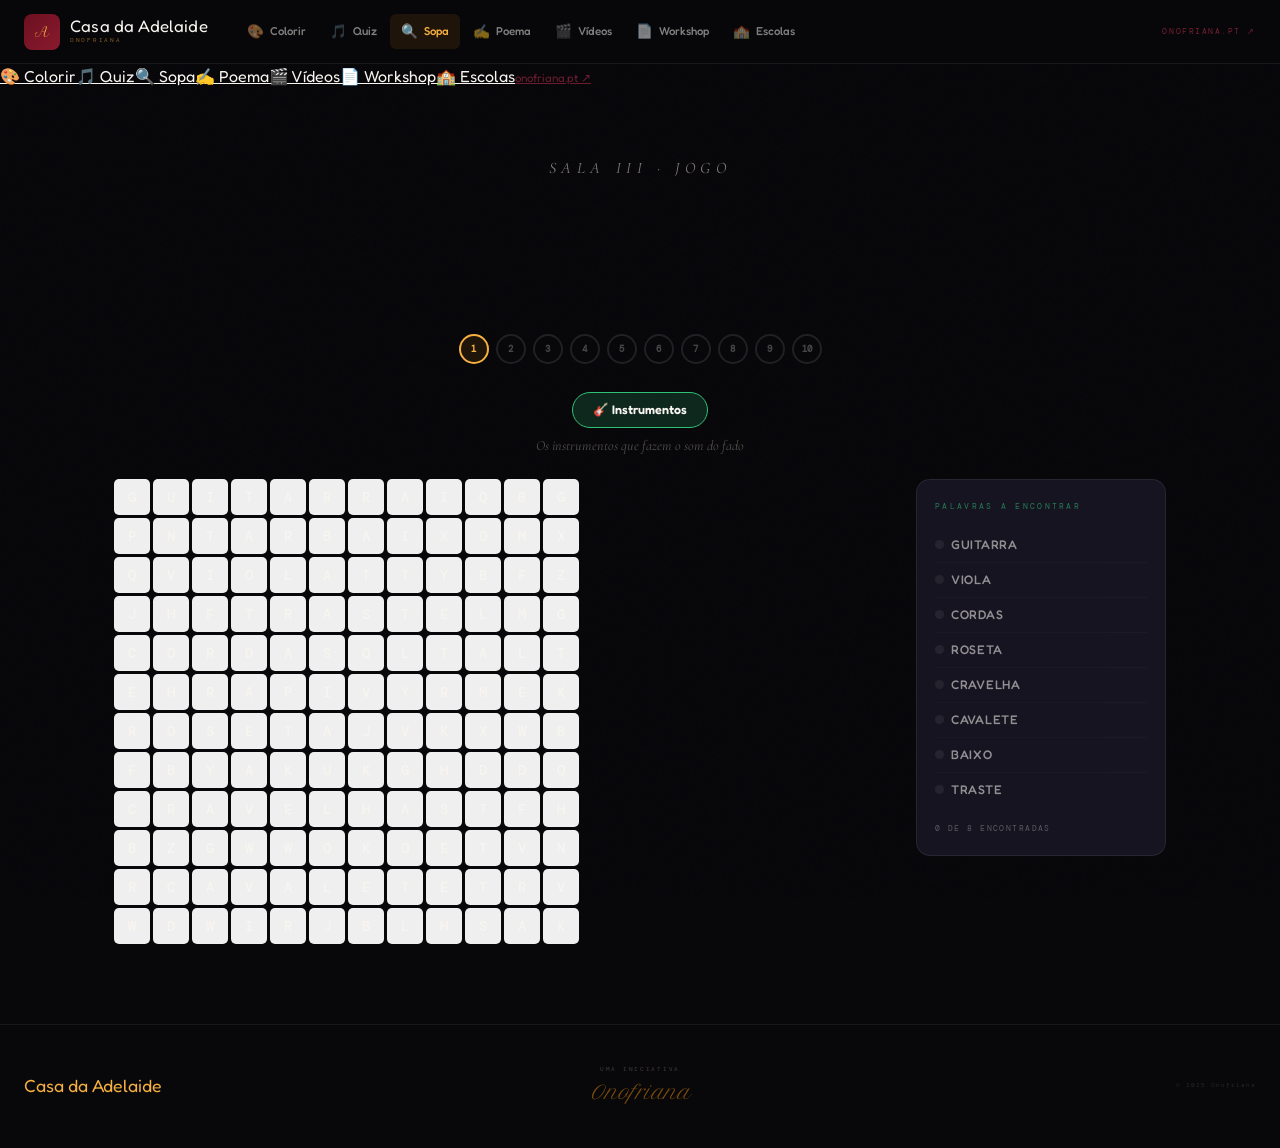
<file: sopa.html>
<!DOCTYPE html>
<html lang="pt-PT">
<head>
<meta charset="UTF-8">
<meta name="viewport" content="width=device-width, initial-scale=1.0">
<title>Sopa de Letras do Fado — Casa da Adelaide</title>
<meta name="description" content="Sopa de letras interactiva sobre o fado com 10 quadros temáticos. Ao encontrar cada palavra, aparece um facto educativo. Para crianças dos 8 aos 14 anos.">
<link rel="canonical" href="https://casadaadelaide.pt/sopa.html">
<link rel="preconnect" href="https://fonts.googleapis.com">
<link href="https://fonts.googleapis.com/css2?family=Cormorant+Garamond:ital,wght@0,300;0,400;1,400&family=Fredoka+One&family=Fredoka:wght@300;400;500;600&family=DM+Mono:wght@300;400&family=Petit+Formal+Script&display=swap" rel="stylesheet">
<link rel="stylesheet" href="design-system.css">
<link rel="stylesheet" href="nav.css">
<style>
.wrap{position:relative;z-index:1;padding:40px 24px 80px;max-width:1100px;margin:0 auto}
.page-hero{text-align:center;margin-bottom:32px}
.page-hero h1{font-family:var(--font-title);font-size:clamp(2rem,6vw,4rem);background:linear-gradient(135deg,var(--verde-c),var(--ambar-c));-webkit-background-clip:text;-webkit-text-fill-color:transparent;background-clip:text;margin:10px 0 8px}
.page-hero p{font-family:var(--font-display);font-style:italic;font-size:1rem;color:var(--cinza-1);max-width:460px;margin:0 auto}

/* PROGRESSO QUADROS */
.quadros-prog{display:flex;gap:7px;justify-content:center;flex-wrap:wrap;margin-bottom:28px}
.qp-dot{width:30px;height:30px;border-radius:50%;border:2px solid rgba(255,255,255,.1);display:flex;align-items:center;justify-content:center;font-family:var(--font-mono);font-size:.58rem;font-weight:600;color:rgba(255,255,255,.25);transition:all .3s;cursor:default}
.qp-dot.feito{border-color:var(--verde-c);background:rgba(48,192,120,.2);color:var(--verde-c)}
.qp-dot.atual{border-color:var(--ambar-c);background:var(--ambar-pale);color:var(--ambar-c)}

/* TEMA */
.quadro-tema{text-align:center;margin-bottom:20px}
.tema-badge{display:inline-flex;align-items:center;gap:8px;padding:7px 20px;border-radius:20px;font-family:var(--font-body);font-size:.78rem;font-weight:600}
.tema-desc{font-family:var(--font-display);font-style:italic;font-size:.88rem;color:var(--cinza-1);opacity:.5;margin-top:6px}

/* LAYOUT JOGO */
.jogo-layout{display:grid;grid-template-columns:1fr 250px;gap:28px;align-items:start}

/* GRELHA */
.grelha-wrap{overflow-x:auto}
.grelha{display:inline-grid;gap:3px;user-select:none}
.cell{width:36px;height:36px;display:flex;align-items:center;justify-content:center;font-family:var(--font-mono);font-size:.88rem;font-weight:500;color:var(--branco);cursor:pointer;border:1px solid rgba(255,255,255,.05);border-radius:5px;transition:background .12s,color .12s,border-color .12s;text-transform:uppercase}
.cell:hover{background:rgba(48,192,120,.1);border-color:rgba(48,192,120,.2)}
.cell.sel{background:var(--ambar-pale);border-color:var(--ambar-c);color:var(--ambar-c)}
.cell.f1{background:rgba(48,192,120,.2);border-color:var(--verde-c);color:var(--verde-c)}
.cell.f2{background:rgba(245,176,64,.2);border-color:var(--ambar-c);color:var(--ambar-c)}
.cell.f3{background:rgba(144,96,224,.2);border-color:var(--roxo-c);color:var(--roxo-c)}
.cell.f4{background:rgba(192,48,80,.2);border-color:var(--vinho-c);color:var(--vinho-c)}
.cell.f5{background:rgba(72,128,208,.2);border-color:var(--azul-c);color:var(--azul-c)}
.cell.f6{background:rgba(224,96,64,.2);border-color:var(--terra-c);color:var(--terra-c)}
.cell.f7{background:rgba(48,192,168,.2);border-color:#30c0a8;color:#30c0a8}
.cell.f8{background:rgba(208,96,192,.2);border-color:#d060c0;color:#d060c0}
.cell.f9{background:rgba(168,208,48,.2);border-color:#a8d030;color:#a8d030}
.cell.f10{background:rgba(96,96,208,.2);border-color:#6060d0;color:#6060d0}

/* PAINEL */
.palavras-panel{background:var(--preto-3);border:1px solid var(--borda);border-radius:14px;padding:20px 18px}
.palavras-titulo{font-family:var(--font-mono);font-size:.48rem;letter-spacing:.3em;text-transform:uppercase;color:var(--verde-c);opacity:.6;margin-bottom:16px;display:block}
.palavra-item{font-family:var(--font-body);font-size:.78rem;font-weight:500;color:var(--branco);opacity:.55;padding:7px 0;border-bottom:1px solid rgba(255,255,255,.04);display:flex;align-items:center;gap:7px;text-transform:uppercase;letter-spacing:.06em;transition:opacity .3s}
.palavra-item:last-child{border-bottom:none}
.palavra-item.enc{opacity:.9;text-decoration:line-through;text-decoration-color:rgba(48,192,120,.5)}
.palavra-item .pw-dot{width:9px;height:9px;border-radius:50%;flex-shrink:0;background:rgba(255,255,255,.12);transition:background .3s}
.palavra-item.enc .pw-dot{background:var(--verde-c)}
.prog-palavras{margin-top:14px;font-family:var(--font-mono);font-size:.5rem;letter-spacing:.18em;text-transform:uppercase;opacity:.3;color:var(--branco)}

/* FACTO AO ENCONTRAR */
.facto-descoberta{margin-top:20px;padding:14px 16px;background:rgba(48,192,120,.08);border:1px solid rgba(48,192,120,.25);border-radius:10px;font-family:var(--font-display);font-style:italic;font-size:.9rem;color:var(--verde-c);line-height:1.6;min-height:20px;transition:all .3s;display:none}
.facto-descoberta.vis{display:block}
.facto-palavra{font-family:var(--font-mono);font-size:.6rem;letter-spacing:.2em;text-transform:uppercase;color:var(--verde-c);font-style:normal;font-weight:600;display:block;margin-bottom:6px;opacity:.8}

/* MENSAGENS */
.msg-quadro{margin-top:20px;text-align:center;background:var(--verde-pale);border:1px solid rgba(48,192,120,.25);border-radius:14px;padding:24px;display:none}
.msg-quadro.vis{display:block}
.msg-quadro h3{font-family:var(--font-title);font-size:1.3rem;color:var(--verde-c);margin-bottom:8px}
.msg-quadro p{font-family:var(--font-display);font-style:italic;font-size:.9rem;color:var(--cinza-1);margin-bottom:16px;line-height:1.6}

.msg-final{text-align:center;max-width:480px;margin:40px auto 0;display:none}
.msg-final.vis{display:block}
.msg-final h2{font-family:var(--font-title);font-size:2.4rem;background:linear-gradient(135deg,var(--verde-c),var(--ambar-c));-webkit-background-clip:text;-webkit-text-fill-color:transparent;background-clip:text;margin-bottom:12px}
.msg-final p{font-family:var(--font-display);font-style:italic;font-size:1rem;color:var(--cinza-1);margin-bottom:24px;line-height:1.7}

@media(max-width:700px){.jogo-layout{grid-template-columns:1fr}.cell{width:28px;height:28px;font-size:.72rem}}
</style>
</head>
<body>
<script src="nav.js"></script>

<div class="wrap" id="conteudo-principal">
  <div class="page-hero">
    <p class="label reveal" style="opacity:.8">Sala III · Jogo</p>
    <h1 class="reveal">Sopa de Letras</h1>
    <p class="reveal">10 quadros sobre o fado. Ao encontrar cada palavra, descobres um facto. Completa todos para ganhar.</p>
  </div>

  <div class="quadros-prog" id="quadros-prog" aria-label="Progresso nos quadros" role="list"></div>

  <div class="quadro-tema">
    <div class="tema-badge" id="tema-badge" role="status" aria-live="polite"></div>
    <p class="tema-desc" id="tema-desc"></p>
  </div>

  <div class="jogo-layout" id="jogo-layout">
    <div>
      <div class="grelha-wrap" role="application" aria-label="Grelha da sopa de letras — clica em duas letras para seleccionar uma palavra">
        <div class="grelha" id="grelha" role="grid"></div>
      </div>
      <div class="facto-descoberta" id="facto-box" aria-live="polite"></div>
      <div class="msg-quadro" id="msg-quadro" role="alert">
        <h3 id="msg-quadro-h"></h3>
        <p id="msg-quadro-p"></p>
        <button class="btn btn-primary" id="btn-prox-quadro">Próximo quadro →</button>
      </div>
    </div>
    <div class="palavras-panel" aria-label="Palavras a encontrar">
      <span class="palavras-titulo">Palavras a encontrar</span>
      <div id="lista-palavras" role="list"></div>
      <p class="prog-palavras" id="prog-palavras" aria-live="polite"></p>
    </div>
  </div>

  <div class="msg-final" id="msg-final" role="alert">
    <h2>🎉 Parabéns!</h2>
    <p>Completaste os 10 quadros da sopa de letras da Casa da Adelaide. O fado já tem um lugar em ti.</p>
    <button class="btn btn-primary" onclick="recomecar()">Jogar outra vez</button>
  </div>
</div>

<footer class="site-footer" role="contentinfo">
  <a href="index.html" class="site-footer__logo">Casa da Adelaide</a>
  <div class="site-footer__centre">
    <span class="site-footer__centre-label">Uma iniciativa</span>
    <a href="https://onofriana.pt" class="site-footer__centre-nome" target="_blank" rel="noopener">Onofriana</a>
  </div>
  <span class="site-footer__copy">© 2025 Onofriana</span>
</footer>

<script>
var QUADROS=[
  {
    tema:'🎸 Instrumentos',cor:'rgba(48,192,120,.18)',borda:'var(--verde-c)',
    desc:'Os instrumentos que fazem o som do fado',
    msg:'Conheces os instrumentos do fado!',
    N:12,
    entradas:[
      {p:'GUITARRA', cells:[[0,0],[0,1],[0,2],[0,3],[0,4],[0,5],[0,6],[0,7]], facto:'A guitarra portuguesa tem 12 cordas metálicas em 6 pares — um instrumento único no mundo, símbolo do fado.'},
      {p:'VIOLA',    cells:[[2,1],[2,2],[2,3],[2,4],[2,5]], facto:'A viola de fado (semelhante à guitarra clássica) dá a base harmónica ao fado — é o segundo instrumento essencial.'},
      {p:'CORDAS',   cells:[[4,0],[4,1],[4,2],[4,3],[4,4],[4,5]], facto:'As cordas da guitarra portuguesa são metálicas — ao contrário das de nylon da guitarra clássica — e produzem um som brilhante e penetrante.'},
      {p:'ROSETA',   cells:[[6,0],[6,1],[6,2],[6,3],[6,4],[6,5]], facto:'A roseta é o ornamento redondo no centro da guitarra portuguesa. Cada guitarreiro tem o seu estilo próprio — é uma espécie de assinatura.'},
      {p:'CRAVELHA', cells:[[8,0],[8,1],[8,2],[8,3],[8,4],[8,5],[8,6],[8,7]], facto:'As cravelhas são os mecanismos de afinação da guitarra portuguesa. A guitarra de Lisboa usa um tipo único em forma de leque.'},
      {p:'CAVALETE', cells:[[10,1],[10,2],[10,3],[10,4],[10,5],[10,6],[10,7],[10,8]], facto:'O cavalete é a peça de madeira ou osso que segura as cordas no corpo da guitarra e transmite a vibração para a madeira.'},
      {p:'BAIXO',    cells:[[1,5],[1,6],[1,7],[1,8],[1,9]], facto:'A viola baixo (ou contrabaixo) aparece frequentemente nos trios de fado modernos, dando profundidade ao som do conjunto.'},
      {p:'TRASTE',   cells:[[3,3],[3,4],[3,5],[3,6],[3,7],[3,8]], facto:'Os trastes são as barras metálicas no braço da guitarra que dividem o escala em semitons — permitem tocar diferentes notas.'},
    ]
  },
  {
    tema:'🏘️ Bairros de Lisboa',cor:'rgba(245,176,64,.18)',borda:'var(--ambar-c)',
    desc:'As ruas onde o fado cresceu',
    msg:'Conheces os bairros do fado!',
    N:12,
    entradas:[
      {p:'MOURARIA',   cells:[[0,0],[0,1],[0,2],[0,3],[0,4],[0,5],[0,6],[0,7]], facto:'A Mouraria é o bairro mais ligado às origens do fado — foi aqui que Maria Severa Onofriana viveu e morreu em 1846.'},
      {p:'ALFAMA',     cells:[[2,2],[2,3],[2,4],[2,5],[2,6],[2,7]], facto:'Alfama é o bairro mais antigo de Lisboa. As suas ruelas estreitas e miradouros são palco de fado desde o século XIX.'},
      {p:'MADRAGOA',   cells:[[4,0],[4,1],[4,2],[4,3],[4,4],[4,5],[4,6],[4,7]], facto:'A Madragoa, perto do rio Tejo, foi onde nasceu Maria Severa Onofriana em 1820. A sua mãe tinha uma taberna na Rua Vicente Borga.'},
      {p:'CAPELAO',    cells:[[6,1],[6,2],[6,3],[6,4],[6,5],[6,6],[6,7]], facto:'A Rua do Capelão, na Mouraria, é onde Maria Severa morreu em 1846. O Largo da Severa com a sua placa commemorativa fica aqui.'},
      {p:'LISBOA',     cells:[[8,3],[8,4],[8,5],[8,6],[8,7],[8,8]], facto:'Lisboa foi o berço do fado — uma cidade multicultural com influências africanas, brasileiras e europeias que se fundiram nesta música única.'},
      {p:'TEJO',       cells:[[10,0],[10,1],[10,2],[10,3]], facto:'O rio Tejo é uma presença constante no fado — o rio das partidas e dos regressos, símbolo de uma Lisboa aberta ao mundo.'},
      {p:'BAIRROALTO', cells:[[1,0],[1,1],[1,2],[1,3],[1,4],[1,5],[1,6],[1,7],[1,8],[1,9]], facto:'O Bairro Alto foi, especialmente a partir dos anos 1930, o centro das casas de fado de Lisboa — a Adega Machado (1937) e o Café Luso estão aqui.'},
      {p:'INTENDENTE', cells:[[3,0],[3,1],[3,2],[3,3],[3,4],[3,5],[3,6],[3,7],[3,8],[3,9]], facto:'O Intendente é um largo histórico próximo da Mouraria — parte do mesmo território de bairros populares onde o fado cresceu no século XIX.'},
    ]
  },
  {
    tema:'😢 Sentimentos do Fado',cor:'rgba(144,96,224,.18)',borda:'var(--roxo-c)',
    desc:'O que o fado sente e canta',
    msg:'Sentes as palavras do fado!',
    N:12,
    entradas:[
      {p:'SAUDADE',  cells:[[0,0],[0,1],[0,2],[0,3],[0,4],[0,5],[0,6]], facto:'A saudade é o sentimento mais característico do fado — uma palavra que não tem tradução exacta noutras línguas. É a falta de alguém ou de um tempo que passou.'},
      {p:'DESTINO',  cells:[[2,2],[2,3],[2,4],[2,5],[2,6],[2,7],[2,8]], facto:'O destino é um tema central do fado — a palavra "fado" vem do latim fatum, que significa exatamente isso. A ideia de que há um caminho traçado.'},
      {p:'MAGOA',    cells:[[4,1],[4,2],[4,3],[4,4],[4,5]], facto:'A mágoa no fado não é fraqueza — é a matéria com que se constrói a beleza. O fado transforma a dor em canção.'},
      {p:'SILENCIO', cells:[[6,0],[6,1],[6,2],[6,3],[6,4],[6,5],[6,6],[6,7]], facto:'O silêncio é parte do fado. Nas casas de fado, quando um fadista canta, não se conversa — o silêncio do público é sinal de respeito e atenção.'},
      {p:'MEMORIA',  cells:[[8,1],[8,2],[8,3],[8,4],[8,5],[8,6],[8,7]], facto:'A memória no fado é uma forma de presença — cantar alguém que partiu é uma maneira de o manter vivo.'},
      {p:'AMOR',     cells:[[10,4],[10,5],[10,6],[10,7]], facto:'O amor é o tema mais cantado no fado — o amor correspondido, o impossível, o perdido, o que fica na memória.'},
      {p:'SOLIDAO',  cells:[[1,4],[1,5],[1,6],[1,7],[1,8],[1,9],[1,10]], facto:'A solidão no fado é uma presença muito específica — não é ausência de pessoas, é um estado interior. Uma forma de estar com os próprios pensamentos.'},
      {p:'ESPERA',   cells:[[3,0],[3,1],[3,2],[3,3],[3,4],[3,5]], facto:'A espera é um tema muito presente no fado — esperar quem partiu, esperar que as coisas mudem, esperar o regresso.'},
    ]
  },
  {
    tema:'👩 Fadistas Históricas',cor:'rgba(192,48,80,.18)',borda:'var(--vinho-c)',
    desc:'As vozes que fizeram o fado',
    msg:'Conheces as grandes fadistas!',
    N:12,
    entradas:[
      {p:'SEVERA',    cells:[[0,0],[0,1],[0,2],[0,3],[0,4],[0,5]], facto:'Maria Severa Onofriana (1820–1846) é a primeira fadista de que há memória. Morreu aos 26 anos na Rua do Capelão, na Mouraria, e tornou-se um mito.'},
      {p:'AMALIA',    cells:[[2,3],[2,4],[2,5],[2,6],[2,7],[2,8]], facto:'Amália Rodrigues (1920–1999), a Rainha do Fado, foi a fadista mais conhecida no mundo. Quando morreu, Portugal decretou três dias de luto nacional.'},
      {p:'CELESTE',   cells:[[4,0],[4,1],[4,2],[4,3],[4,4],[4,5],[4,6]], facto:'Celeste Rodrigues (1923–2023), irmã de Amália, foi uma fadista castiça inconfundível. Cantou até perto dos 90 anos — os últimos concertos foram em 2018.'},
      {p:'HERMINIA',  cells:[[6,1],[6,2],[6,3],[6,4],[6,5],[6,6],[6,7],[6,8]], facto:'Hermínia Silva (1913–1993) foi uma das figuras mais populares do fado — combinou o canto com a comédia e o teatro de revista.'},
      {p:'MARIZA',    cells:[[8,4],[8,5],[8,6],[8,7],[8,8],[8,9]], facto:'Mariza (n. 1973, Moçambique) cresceu na Mouraria e é hoje uma das fadistas mais reconhecidas internacionalmente. BBC World Music Awards, 2003.'},
      {p:'ADELAIDE',  cells:[[10,0],[10,1],[10,2],[10,3],[10,4],[10,5],[10,6],[10,7]], facto:'Adelaide da Volta foi fadista no século XIX — cantou antes de haver casas de fado e antes de o fado ter nome. É quem dá nome à Casa da Adelaide.'},
      {p:'LUCILIA',   cells:[[1,5],[1,6],[1,7],[1,8],[1,9],[1,10],[1,11]], facto:'Lucília do Carmo (1922–2008) foi uma grande fadista e fundou a casa de fado O Faia no Bairro Alto em 1947. Era mãe de Carlos do Carmo.'},
      {p:'CARMINHO',  cells:[[3,0],[3,1],[3,2],[3,3],[3,4],[3,5],[3,6],[3,7]], facto:'Carminho (n. 1984) cresceu numa casa de fado, filha da fadista Teresa Siqueira. Estreou-se em público aos 12 anos e é hoje uma das vozes mais respeitadas do fado actual.'},
    ]
  },
  {
    tema:'📜 Vocabulário da Poesia',cor:'rgba(72,128,208,.18)',borda:'var(--azul-c)',
    desc:'As palavras que constroem a poesia do fado',
    msg:'Dominas o vocabulário do fado!',
    N:12,
    entradas:[
      {p:'QUADRA',   cells:[[0,2],[0,3],[0,4],[0,5],[0,6],[0,7]], facto:'A quadra é a forma poética mais comum no fado — quatro versos, com o 2.º a rimar com o 4.º. Simples na estrutura, infinita nos sentimentos.'},
      {p:'VERSO',    cells:[[2,0],[2,1],[2,2],[2,3],[2,4]], facto:'Um verso é cada linha de um poema. No fado, os versos seguem um ritmo específico — geralmente de sete ou oito sílabas.'},
      {p:'RIMA',     cells:[[4,4],[4,5],[4,6],[4,7]], facto:'A rima é quando o final de dois versos soa semelhante — como "mar" e "cantar", ou "saudade" e "verdade". É o que dá musicalidade à quadra de fado.'},
      {p:'POESIA',   cells:[[6,0],[6,1],[6,2],[6,3],[6,4],[6,5]], facto:'O fado é inseparável da poesia — as suas letras foram escritas por grandes poetas como Ary dos Santos, David Mourão-Ferreira e Pedro Homem de Mello.'},
      {p:'DECIMA',   cells:[[8,1],[8,2],[8,3],[8,4],[8,5],[8,6]], facto:'A décima é uma forma poética avançada do fado — uma estrofe de dez versos que glosa (comenta) uma quadra inicial. Exige grande habilidade poética.'},
      {p:'LETRA',    cells:[[10,0],[10,1],[10,2],[10,3],[10,4],[10,5]], facto:'A letra de fado é tão importante quanto a melodia. Muitos fadistas cantam letras de outros — mas os melhores escolhem as que se parecem com eles.'},
      {p:'MELODIA',  cells:[[1,4],[1,5],[1,6],[1,7],[1,8],[1,9],[1,10]], facto:'A melodia do fado é frequentemente improvisada ou variada pelo fadista — os guitarristas acompanham em tempo real, num diálogo musical único a cada actuação.'},
      {p:'CANTICO',  cells:[[3,0],[3,1],[3,2],[3,3],[3,4],[3,5],[3,6]], facto:'O cântico no fado é a expressão mais elevada do canto — quando a voz e a emoção se tornam uma coisa só, o público fica em silêncio total.'},
    ]
  },
  {
    tema:'🌊 Mar e Lisboa',cor:'rgba(96,96,208,.18)',borda:'#6060d0',
    desc:'O fado e a cidade junto ao Tejo',
    msg:'Conheces a Lisboa do fado!',
    N:12,
    entradas:[
      {p:'VARANDA',  cells:[[0,0],[0,1],[0,2],[0,3],[0,4],[0,5],[0,6]], facto:'As varandas das casas de fado são um símbolo de Lisboa — lugares de espreitar a rua, de ouvir a voz que vem lá de baixo, de esperar quem não voltou.'},
      {p:'JANELA',   cells:[[2,3],[2,4],[2,5],[2,6],[2,7],[2,8]], facto:'A janela no fado é um limite entre o dentro e o fora — entre a saudade e o mundo, entre quem espera e quem parte.'},
      {p:'BECO',     cells:[[4,5],[4,6],[4,7],[4,8]], facto:'Os becos da Mouraria e de Alfama — ruas estreitas que parecem não ter saída — são o cenário físico onde o fado nasceu.'},
      {p:'NOITE',    cells:[[6,1],[6,2],[6,3],[6,4],[6,5]], facto:'O fado é uma música da noite — cantava-se depois do trabalho, nas tabernas, quando as guardas baixavam e os sentimentos vinham ao de cima.'},
      {p:'MADRUGADA',cells:[[8,0],[8,1],[8,2],[8,3],[8,4],[8,5],[8,6],[8,7],[8,8]], facto:'A madrugada é o momento mais puro do fado — quando só ficam os que realmente querem ouvir. Muitas casas de fado só chegam ao melhor depois da meia-noite.'},
      {p:'PEDRA',    cells:[[10,0],[10,1],[10,2],[10,3],[10,4],[10,5]], facto:'A calçada portuguesa — pedra branca e preta em padrões geométricos — é o chão onde o fado cresceu. No Largo da Severa, uma guitarra está gravada na calçada.'},
      {p:'CANDEEIRO',cells:[[1,3],[1,4],[1,5],[1,6],[1,7],[1,8],[1,9],[1,10],[1,11]], facto:'Os candeeiros de ferro dos becos de Alfama e Mouraria iluminam a Lisboa do fado — uma luz fraca, que mais esconde do que revela.'},
      {p:'CASTELO',  cells:[[3,4],[3,5],[3,6],[3,7],[3,8],[3,9],[3,10]], facto:'O Castelo de São Jorge, no cimo da colina de Alfama, é o ponto mais alto da Lisboa do fado — a vista que os fadistas guardam na memória.'},
    ]
  },
  {
    tema:'🎤 Fadistas de Hoje',cor:'rgba(224,96,64,.18)',borda:'var(--terra-c)',
    desc:'As vozes que continuam a história',
    msg:'Conheces as vozes actuais do fado!',
    N:12,
    entradas:[
      {p:'MARTA',    cells:[[0,0],[0,1],[0,2],[0,3],[0,4]], facto:'Marta Rosa, voz e viola de fado da Onofriana, licenciou-se em Ciências Musicais pela Universidade Nova de Lisboa. É uma das poucas mulheres a tocar viola de fado profissionalmente.'},
      {p:'CARMINHO', cells:[[2,3],[2,4],[2,5],[2,6],[2,7],[2,8],[2,9],[2,10]], facto:'Carminho colaborou com Rosalía na canção "Memória" e lançou em 2025 o álbum "Eu Vou Morrer de Amor ou Resistir" — fado que dialoga com o mundo.'},
      {p:'MOURA',    cells:[[4,6],[4,7],[4,8],[4,9],[4,10]], facto:'Ana Moura colaborou com Prince e Mick Jagger — levando o fado aos palcos do rock internacional sem nunca perder a sua identidade.'},
      {p:'SILVANA',  cells:[[6,0],[6,1],[6,2],[6,3],[6,4],[6,5],[6,6]], facto:'Silvana Peres, residente no Clube de Fado em Alfama, levou o tema "Não Tem Fim" ao Festival da Canção 2026 — escrito por ela e Rita Dias.'},
      {p:'TANIA',    cells:[[8,2],[8,3],[8,4],[8,5],[8,6]], facto:'Tânia Oleiro é uma das vozes mais rigorosas da nova geração — actuou no Kennedy Center em Washington com Marco Oliveira.'},
      {p:'GISELA',   cells:[[10,0],[10,1],[10,2],[10,3],[10,4],[10,5]], facto:'Gisela João é conhecida pela intensidade vocal e pela forma como reinterpreta o fado castiço com uma presença em palco única.'},
      {p:'ZAMBUJO',  cells:[[1,5],[1,6],[1,7],[1,8],[1,9],[1,10],[1,11]], facto:'António Zambujo é um dos fadistas masculinos mais inovadores da sua geração — cruza o fado com o jazz e a bossa nova com naturalidade.'},
      {p:'CANANE',   cells:[[3,0],[3,1],[3,2],[3,3],[3,4],[3,5],[3,6]], facto:'Camané é considerado um dos maiores fadistas vivos — a sua voz combina rigor técnico com uma profundidade emocional rara no fado actual.'},
    ]
  },
  {
    tema:'🎭 O Fado ao Vivo',cor:'rgba(48,192,168,.18)',borda:'#30c0a8',
    desc:'O fado como espetáculo e ritual',
    msg:'O fado está em palco!',
    N:12,
    entradas:[
      {p:'FADISTA',    cells:[[0,0],[0,1],[0,2],[0,3],[0,4],[0,5],[0,6]], facto:'A fadista é a voz do fado — não apenas quem canta, mas quem habita o fado. Há um ditado: ou se é fadista, ou não se é.'},
      {p:'PALCO',      cells:[[2,4],[2,5],[2,6],[2,7],[2,8]], facto:'Nas casas de fado mais tradicionais, não há palco elevado — o fadista canta no mesmo nível que o público, criando uma intimidade única.'},
      {p:'SILENCIO',   cells:[[4,0],[4,1],[4,2],[4,3],[4,4],[4,5],[4,6],[4,7]], facto:'O silêncio é a maior homenagem que um público pode dar a um fadista. Nas casas de fado, quando alguém começa a cantar, toda a conversa para.'},
      {p:'FADOVADIO',  cells:[[6,0],[6,1],[6,2],[6,3],[6,4],[6,5],[6,6],[6,7],[6,8]], facto:'O "fado vadio" é o fado improvisado e espontâneo — qualquer pessoa do público pode levantar-se e cantar. É a forma mais pura e democrática do fado.'},
      {p:'CASADEFADO', cells:[[8,0],[8,1],[8,2],[8,3],[8,4],[8,5],[8,6],[8,7],[8,8],[8,9]], facto:'A casa de fado é o espaço onde o fado vive ao vivo. As mais antigas de Lisboa incluem o Café Luso (1927) e a Adega Machado (1937).'},
      {p:'REPERTORIO', cells:[[10,0],[10,1],[10,2],[10,3],[10,4],[10,5],[10,6],[10,7],[10,8],[10,9]], facto:'Um bom guitarrista de fado sabe de memória mais de cem fados diferentes, em qualquer tonalidade — pronto para acompanhar qualquer fadista em qualquer momento.'},
      {p:'APLAUSO',    cells:[[1,5],[1,6],[1,7],[1,8],[1,9],[1,10],[1,11]], facto:'Após um bom fado, o público grita "É fadista!" — a mais alta homenagem que se pode fazer a quem acabou de cantar.'},
      {p:'TRIO',       cells:[[3,0],[3,1],[3,2],[3,3]], facto:'O trio de fado — voz, guitarra portuguesa e viola de fado — é a formação clássica. Simples e poderosa.'},
    ]
  },
  {
    tema:'🌹 Símbolos do Fado',cor:'rgba(208,96,192,.18)',borda:'#d060c0',
    desc:'Imagens e objectos ligados ao fado',
    msg:'Conheces os símbolos do fado!',
    N:12,
    entradas:[
      {p:'XAILE',    cells:[[0,0],[0,1],[0,2],[0,3],[0,4]], facto:'O xaile negro das fadistas é símbolo de identidade e de pertença ao fado. Cobre os ombros e emoldura a voz — uma presença visual tão reconhecível como o próprio som.'},
      {p:'GUITARRA', cells:[[2,3],[2,4],[2,5],[2,6],[2,7],[2,8],[2,9],[2,10]], facto:'A guitarra portuguesa é o instrumento mais iconicamente associado ao fado — o seu som metálico e inconfundível reconhece-se nos primeiros segundos.'},
      {p:'CRAVO',    cells:[[4,5],[4,6],[4,7],[4,8],[4,9]], facto:'O cravo (cravinho) é a flor dos Cravos da Liberdade — símbolo da Revolução de 25 de Abril de 1974. Nos anos seguintes, o fado ganhou liberdade para cantar temas políticos.'},
      {p:'AZULEJO',  cells:[[6,0],[6,1],[6,2],[6,3],[6,4],[6,5],[6,6]], facto:'Os azulejos portugueses — painéis de cerâmica azul e branca — decoram as paredes de muitas casas de fado e becos de Alfama e Mouraria.'},
      {p:'LUA',      cells:[[8,0],[8,1],[8,2]], facto:'A lua no fado é testemunha silenciosa — ilumina a noite dos fadistas, acompanha a saudade, observa os becos da Mouraria.'},
      {p:'SARDINHA', cells:[[10,0],[10,1],[10,2],[10,3],[10,4],[10,5],[10,6],[10,7]], facto:'A sardinha assada é o símbolo das festas de Lisboa em Junho — as Festas de Santo António — onde o fado e a sardinha se encontram nas ruas.'},
      {p:'SOMBRA',   cells:[[1,3],[1,4],[1,5],[1,6],[1,7],[1,8]], facto:'A sombra no fado é metáfora de ausência e de presença ao mesmo tempo — a memória de quem não está, que ainda assim se faz sentir.'},
      {p:'CANDEEIRO',cells:[[3,0],[3,1],[3,2],[3,3],[3,4],[3,5],[3,6],[3,7],[3,8],[3,9]], facto:'O candeeiro dos becos é a luz do fado — fraca mas persistente, como a saudade. Aparece em muitas letras e pinturas sobre Lisboa nocturna.'},
    ]
  },
  {
    tema:'📜 História e Herança',cor:'rgba(168,208,48,.18)',borda:'#a8d030',
    desc:'Datas e factos que moldaram o fado',
    msg:'Dominas a história do fado!',
    N:12,
    entradas:[
      {p:'UNESCO',    cells:[[0,0],[0,1],[0,2],[0,3],[0,4],[0,5]], facto:'A 27 de novembro de 2011, em Bali, a UNESCO inscreveu o fado na Lista Representativa do Património Cultural Imaterial da Humanidade — unanimidade entre os 24 países do júri.'},
      {p:'HERANCA',   cells:[[2,2],[2,3],[2,4],[2,5],[2,6],[2,7],[2,8]], facto:'O fado é uma herança — não uma curiosidade ou um produto. Transmite-se de voz em voz, de geração em geração, desde o século XIX.'},
      {p:'SECULO',    cells:[[4,0],[4,1],[4,2],[4,3],[4,4],[4,5]], facto:'O fado surgiu no século XIX — provavelmente entre 1820 e 1840 — nos bairros populares de Lisboa. As origens exactas são incertas e mitificadas.'},
      {p:'TRADICAO',  cells:[[6,1],[6,2],[6,3],[6,4],[6,5],[6,6],[6,7],[6,8]], facto:'A tradição do fado assenta na transmissão oral — os mais velhos ensinam os mais novos nos espaços de fado, sem recurso a partituras ou manuais.'},
      {p:'MEMORIA',   cells:[[8,3],[8,4],[8,5],[8,6],[8,7],[8,8],[8,9]], facto:'O Museu do Fado (inaugurado em 1998, em Alfama) preserva a memória do fado — instrumentos, vestuário, documentos e gravações históricas.'},
      {p:'ORIGEM',    cells:[[10,0],[10,1],[10,2],[10,3],[10,4],[10,5]], facto:'As origens do fado são debatidas: influências africanas, brasileiras, árabes, medievais. O que é certo é que nasceu em Lisboa — e pertence ao mundo.'},
      {p:'SALVAGUARDA',cells:[[1,0],[1,1],[1,2],[1,3],[1,4],[1,5],[1,6],[1,7],[1,8],[1,9],[1,10]], facto:'O Plano de Salvaguarda do Fado, activado após a candidatura UNESCO, criou o Arquivo Digital de Fonogramas de Fado e um programa educativo abrangente.'},
      {p:'ARQUIVO',   cells:[[3,4],[3,5],[3,6],[3,7],[3,8],[3,9],[3,10]], facto:'O Arquivo Sonoro Digital do Museu do Fado preserva gravações históricas de fado disponíveis online — da voz de Alfredo Marceneiro às primeiras gravações do século XX.'},
    ]
  }
];

var ALFA='ABCDEFGHIJKLMNOPQRSTUVWXYZ';
var quadroActual=0,feitos=[],grid=[],selInicio=null,encontradas={},totalEnc=0;

function letraAleat(){return ALFA[Math.floor(Math.random()*ALFA.length)]}

function construirGrid(q){
  var N=q.N;grid=[];
  for(var r=0;r<N;r++){grid.push([]);for(var c=0;c<N;c++)grid[r].push('')}
  q.entradas.forEach(function(e){e.p.split('').forEach(function(ch,i){grid[e.cells[i][0]][e.cells[i][1]]=ch})});
  for(var r=0;r<N;r++)for(var c=0;c<N;c++)if(!grid[r][c])grid[r][c]=letraAleat();
}

function renderProg(){
  var el=document.getElementById('quadros-prog');
  el.innerHTML=QUADROS.map(function(q,i){
    var cls='qp-dot';
    if(feitos.indexOf(i)!==-1)cls+=' feito';
    else if(i===quadroActual)cls+=' atual';
    return '<div class="'+cls+'" role="listitem" aria-label="Quadro '+(i+1)+(feitos.indexOf(i)!==-1?' — concluído':i===quadroActual?' — actual':'')+'">'+(i+1)+'</div>';
  }).join('');
}

function renderTema(){
  var q=QUADROS[quadroActual];
  var badge=document.getElementById('tema-badge');
  badge.textContent=q.tema;
  badge.style.background=q.cor;
  badge.style.border='1px solid '+q.borda;
  badge.style.color='#f8f5f0';
  document.getElementById('tema-desc').textContent=q.desc;
}

function renderGrelha(){
  var q=QUADROS[quadroActual];
  var N=q.N;
  var el=document.getElementById('grelha');
  el.style.gridTemplateColumns='repeat('+N+',1fr)';
  el.innerHTML='';
  for(var r=0;r<N;r++){
    for(var c=0;c<N;c++){
      var cell=document.createElement('button');
      cell.className='cell';
      cell.textContent=grid[r][c];
      cell.dataset.r=r;cell.dataset.c=c;
      cell.setAttribute('aria-label','Letra '+grid[r][c]+', linha '+(r+1)+', coluna '+(c+1));
      cell.addEventListener('click',clicarCell);
      el.appendChild(cell);
    }
  }
}

function renderLista(){
  var q=QUADROS[quadroActual];
  var el=document.getElementById('lista-palavras');
  el.innerHTML=q.entradas.map(function(e){
    var enc=!!encontradas[e.p];
    return '<div class="palavra-item'+(enc?' enc':'')+'" role="listitem" aria-label="'+e.p+(enc?' — encontrada':'')+'"><span class="pw-dot" aria-hidden="true"></span>'+e.p+'</div>';
  }).join('');
  document.getElementById('prog-palavras').textContent=totalEnc+' de '+q.entradas.length+' encontrada'+(totalEnc!==1?'s':'');
}

function celulasEntre(r1,c1,r2,c2){
  var cells=[],dr=0,dc=0;
  if(r2>r1)dr=1;else if(r2<r1)dr=-1;
  if(c2>c1)dc=1;else if(c2<c1)dc=-1;
  var r=r1,c=c1;
  while(true){cells.push([r,c]);if(r===r2&&c===c2)break;r+=dr;c+=dc;if(cells.length>20)break}
  return cells;
}

function clicarCell(e){
  var r=parseInt(e.target.dataset.r),c=parseInt(e.target.dataset.c);
  if(!selInicio){
    selInicio=[r,c];
    e.target.classList.add('sel');
    return;
  }
  var cells=celulasEntre(selInicio[0],selInicio[1],r,c);
  var texto=cells.map(function(rc){return grid[rc[0]][rc[1]]}).join('');
  var textoRev=texto.split('').reverse().join('');
  document.querySelectorAll('.cell.sel').forEach(function(el){el.classList.remove('sel')});
  var q=QUADROS[quadroActual];
  var match=null,matchIdx=-1,matchFact='';
  q.entradas.forEach(function(e,i){
    if(!encontradas[e.p]&&(texto===e.p||textoRev===e.p)){match=e.p;matchIdx=i;matchFact=e.facto}
  });
  if(match){
    encontradas[match]=true;totalEnc++;
    var corClass='f'+(matchIdx+1);
    cells.forEach(function(rc){
      var idx=rc[0]*q.N+rc[1];
      document.querySelectorAll('.cell')[idx].className='cell '+corClass;
    });
    // Mostrar facto
    var fb=document.getElementById('facto-box');
    fb.innerHTML='<span class="facto-palavra">'+match+'</span>'+matchFact;
    fb.classList.add('vis');
    renderLista();
    if(totalEnc===q.entradas.length)setTimeout(mostrarSucesso,600);
  }
  selInicio=null;
}

function mostrarSucesso(){
  var q=QUADROS[quadroActual];
  var msg=document.getElementById('msg-quadro');
  document.getElementById('msg-quadro-h').textContent=q.msg;
  var frases=['Passas ao quadro seguinte!','Continua — o fado tem muito mais para descobrir.','Cada palavra é uma porta para o fado.','Excelente! O fado agradece.','Muito bem! Avança para o próximo tema.'];
  document.getElementById('msg-quadro-p').textContent=frases[quadroActual%frases.length];
  if(quadroActual===QUADROS.length-1)document.getElementById('btn-prox-quadro').textContent='Ver resultado final →';
  msg.classList.add('vis');
}

function proximoQuadro(){
  feitos.push(quadroActual);
  if(quadroActual===QUADROS.length-1){
    document.getElementById('jogo-layout').style.display='none';
    document.getElementById('msg-quadro').classList.remove('vis');
    document.getElementById('msg-final').classList.add('vis');
    renderProg();return;
  }
  quadroActual++;
  carregarQuadro();
}

function carregarQuadro(){
  var q=QUADROS[quadroActual];
  encontradas={};totalEnc=0;selInicio=null;
  construirGrid(q);
  document.getElementById('msg-quadro').classList.remove('vis');
  document.getElementById('facto-box').classList.remove('vis');
  document.getElementById('jogo-layout').style.display='grid';
  document.getElementById('msg-final').classList.remove('vis');
  renderProg();renderTema();renderGrelha();renderLista();
}

function recomecar(){quadroActual=0;feitos=[];carregarQuadro()}

document.getElementById('btn-prox-quadro').addEventListener('click',proximoQuadro);
carregarQuadro();
</script>
</body>
</html>
</file>
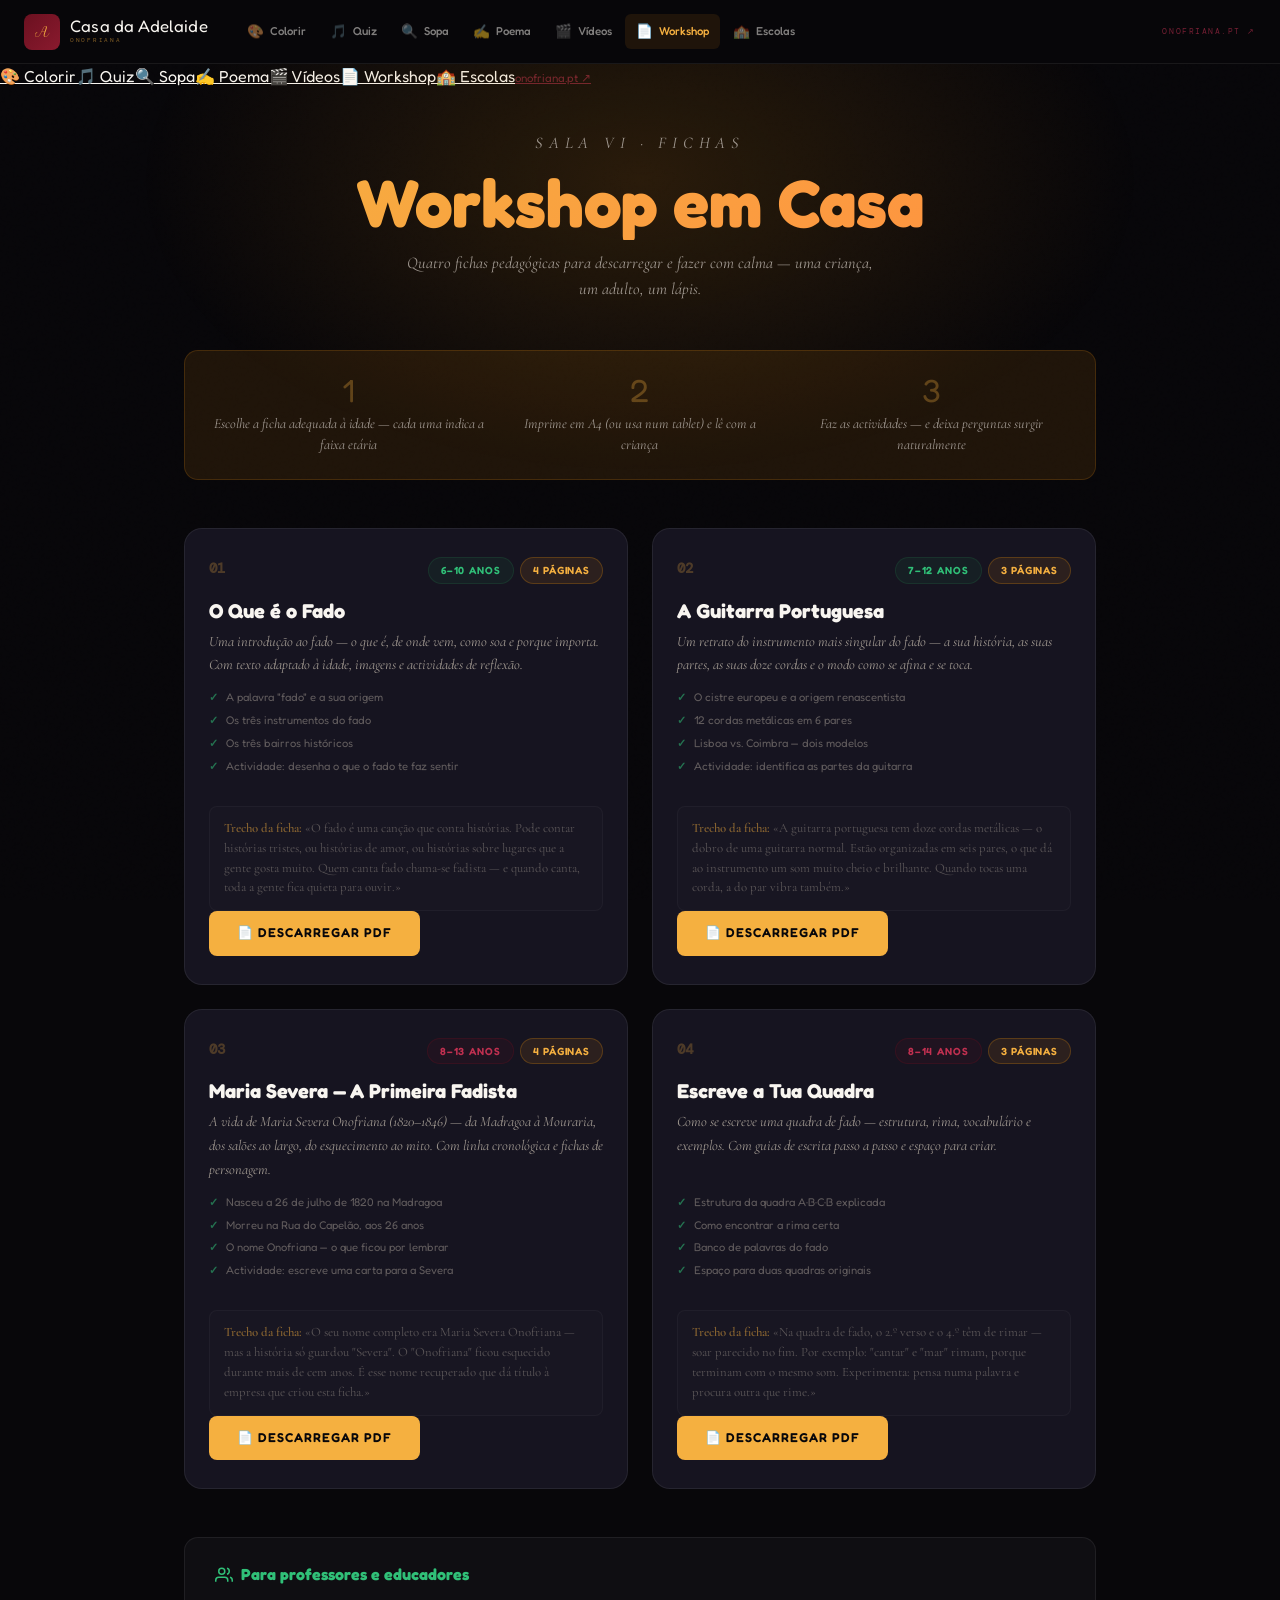
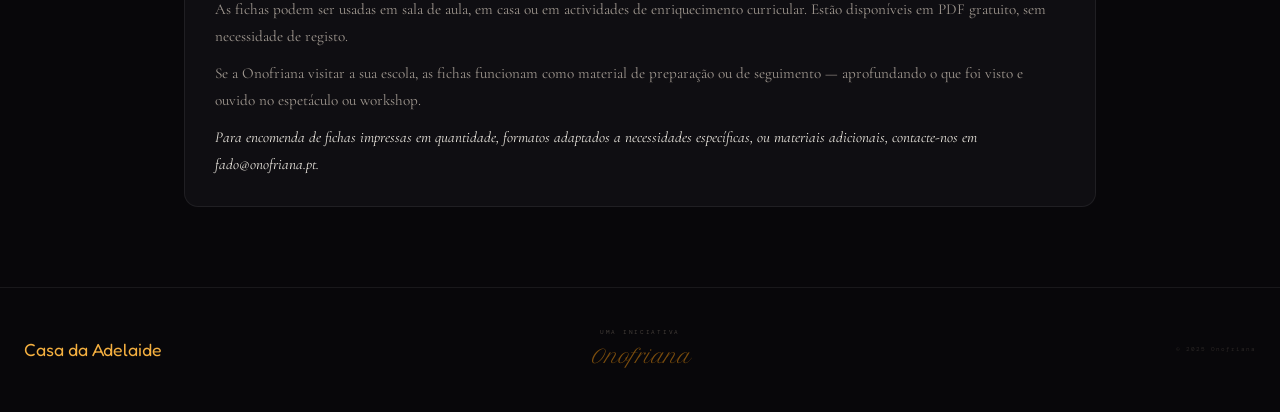
<file: workshop.html>
<!DOCTYPE html>
<html lang="pt-PT">
<head>
<meta charset="UTF-8">
<meta name="viewport" content="width=device-width, initial-scale=1.0">
<title>Workshop em Casa — Fichas Pedagógicas | Casa da Adelaide</title>
<meta name="description" content="Fichas pedagógicas sobre fado para descarregar gratuitamente: O Que é o Fado, A Guitarra Portuguesa, Maria Severa e Escreve a Tua Quadra. Actividades para crianças e famílias.">
<link rel="canonical" href="https://casadaadelaide.pt/workshop.html">
<link rel="preconnect" href="https://fonts.googleapis.com">
<link href="https://fonts.googleapis.com/css2?family=Cormorant+Garamond:ital,wght@0,300;0,400;1,400&family=Fredoka+One&family=Fredoka:wght@300;400;500;600&family=DM+Mono:wght@300;400&family=Petit+Formal+Script&display=swap" rel="stylesheet">
<link rel="stylesheet" href="design-system.css">
<link rel="stylesheet" href="nav.css">
<style>
body::after{content:'';position:fixed;inset:0;background:radial-gradient(ellipse 60% 50% at 50% 20%,rgba(201,125,16,.18) 0%,transparent 65%);pointer-events:none;z-index:0}
.wrap{position:relative;z-index:1;max-width:960px;margin:0 auto;padding:40px 24px 80px}
.page-hero{text-align:center;margin-bottom:48px}
.page-hero h1{font-family:var(--font-title);font-size:clamp(2.2rem,7vw,4.2rem);background:linear-gradient(135deg,var(--ambar-c),#ff9040);-webkit-background-clip:text;-webkit-text-fill-color:transparent;background-clip:text;margin:10px 0 10px}
.page-hero p{font-family:var(--font-display);font-style:italic;font-size:1.02rem;color:var(--cinza-1);max-width:480px;margin:0 auto;line-height:1.6}

.como-usar{background:var(--ambar-pale);border:1px solid var(--borda-ambar);border-radius:14px;padding:24px 28px;margin-bottom:48px;display:grid;grid-template-columns:repeat(3,1fr);gap:20px}
.cu-item{text-align:center}
.cu-num{font-family:var(--font-title);font-size:2rem;color:var(--ambar-c);opacity:.3;line-height:1;margin-bottom:6px}
.cu-txt{font-family:var(--font-display);font-style:italic;font-size:.88rem;color:var(--cinza-1);line-height:1.5}

.fichas-grid{display:grid;grid-template-columns:repeat(2,1fr);gap:24px;margin-bottom:48px}
.ficha-card{background:var(--preto-3);border:1px solid var(--borda);border-radius:18px;padding:28px 24px;display:flex;flex-direction:column;transition:border-color .3s,transform .3s}
.ficha-card:hover:not(.em-breve){border-color:var(--borda-ambar);transform:translateY(-3px)}
.ficha-card.em-breve{opacity:.55;cursor:default}
.fc-top{display:flex;align-items:flex-start;justify-content:space-between;margin-bottom:16px;gap:10px}
.fc-num{font-family:var(--font-mono);font-size:.9rem;font-weight:600;color:var(--ambar-c);opacity:.25}
.fc-badges{display:flex;gap:6px;flex-wrap:wrap}
.ficha-card h3{font-family:var(--font-title);font-size:1.25rem;color:var(--branco);margin-bottom:8px}
.ficha-card p{font-family:var(--font-display);font-style:italic;font-size:.9rem;line-height:1.65;color:var(--cinza-1);margin-bottom:12px;flex:1}
.fc-destaques{display:flex;flex-direction:column;gap:5px;margin-bottom:18px}
.fc-dest{display:flex;align-items:center;gap:8px;font-family:var(--font-body);font-size:.7rem;color:var(--cinza-1);opacity:.55}
.fc-dest::before{content:'✓';color:var(--verde-c);opacity:1;font-weight:700;flex-shrink:0}
.fc-actions{display:flex;gap:8px;align-items:center;flex-wrap:wrap}
.em-breve-badge{font-family:var(--font-mono);font-size:.5rem;letter-spacing:.2em;text-transform:uppercase;color:var(--ambar-c);opacity:.4;padding:6px 14px;border:1px solid rgba(201,125,16,.2);border-radius:8px}
.fc-preview{margin-top:12px;padding:12px 14px;background:rgba(255,255,255,.02);border:1px solid var(--borda);border-radius:8px;font-family:var(--font-display);font-size:.8rem;line-height:1.55;color:var(--cinza-1);opacity:.5}
.fc-preview strong{color:var(--ambar-c);opacity:1;font-weight:600;font-style:normal}

.nota-uso{background:var(--preto-2);border:1px solid var(--borda);border-radius:14px;padding:28px 30px}
.nota-uso h3{font-family:var(--font-title);font-size:1rem;color:var(--verde-c);margin-bottom:12px;display:flex;align-items:center;gap:8px}
.nota-uso p{font-family:var(--font-display);font-size:.95rem;line-height:1.78;color:var(--cinza-1);margin-bottom:10px}
.nota-uso p:last-child{margin-bottom:0}
.nota-uso em{font-style:italic;color:var(--branco-2)}

@media(max-width:640px){.fichas-grid{grid-template-columns:1fr}.como-usar{grid-template-columns:1fr;gap:12px}}
</style>
</head>
<body>
<script src="nav.js"></script>

<main id="conteudo-principal">
<div class="wrap">
  <div class="page-hero">
    <p class="label reveal">Sala VI · Fichas</p>
    <h1 class="reveal">Workshop em Casa</h1>
    <p class="reveal">Quatro fichas pedagógicas para descarregar e fazer com calma — uma criança, um adulto, um lápis.</p>
  </div>

  <div class="como-usar reveal" role="complementary" aria-label="Como usar as fichas">
    <div class="cu-item">
      <p class="cu-num">1</p>
      <p class="cu-txt">Escolhe a ficha adequada à idade — cada uma indica a faixa etária</p>
    </div>
    <div class="cu-item">
      <p class="cu-num">2</p>
      <p class="cu-txt">Imprime em A4 (ou usa num tablet) e lê com a criança</p>
    </div>
    <div class="cu-item">
      <p class="cu-num">3</p>
      <p class="cu-txt">Faz as actividades — e deixa perguntas surgir naturalmente</p>
    </div>
  </div>

  <div class="fichas-grid" role="list">

    <div class="ficha-card reveal" role="listitem">
      <div class="fc-top">
        <span class="fc-num">01</span>
        <div class="fc-badges">
          <span class="badge badge-verde">6–10 anos</span>
          <span class="badge badge-ambar">4 páginas</span>
        </div>
      </div>
      <h3>O Que é o Fado</h3>
      <p>Uma introdução ao fado — o que é, de onde vem, como soa e porque importa. Com texto adaptado à idade, imagens e actividades de reflexão.</p>
      <div class="fc-destaques">
        <span class="fc-dest">A palavra "fado" e a sua origem</span>
        <span class="fc-dest">Os três instrumentos do fado</span>
        <span class="fc-dest">Os três bairros históricos</span>
        <span class="fc-dest">Actividade: desenha o que o fado te faz sentir</span>
      </div>
      <div class="fc-preview">
        <strong>Trecho da ficha:</strong> «O fado é uma canção que conta histórias. Pode contar histórias tristes, ou histórias de amor, ou histórias sobre lugares que a gente gosta muito. Quem canta fado chama-se fadista — e quando canta, toda a gente fica quieta para ouvir.»
      </div>
      <div class="fc-actions">
        <a href="fichas/ficha-01-o-que-e-o-fado.pdf" class="btn btn-primary" download aria-label="Descarregar ficha 01 — O Que é o Fado (PDF)">
          📄 Descarregar PDF
        </a>
      </div>
    </div>

    <div class="ficha-card reveal" role="listitem">
      <div class="fc-top">
        <span class="fc-num">02</span>
        <div class="fc-badges">
          <span class="badge badge-verde">7–12 anos</span>
          <span class="badge badge-ambar">3 páginas</span>
        </div>
      </div>
      <h3>A Guitarra Portuguesa</h3>
      <p>Um retrato do instrumento mais singular do fado — a sua história, as suas partes, as suas doze cordas e o modo como se afina e se toca.</p>
      <div class="fc-destaques">
        <span class="fc-dest">O cistre europeu e a origem renascentista</span>
        <span class="fc-dest">12 cordas metálicas em 6 pares</span>
        <span class="fc-dest">Lisboa vs. Coimbra — dois modelos</span>
        <span class="fc-dest">Actividade: identifica as partes da guitarra</span>
      </div>
      <div class="fc-preview">
        <strong>Trecho da ficha:</strong> «A guitarra portuguesa tem doze cordas metálicas — o dobro de uma guitarra normal. Estão organizadas em seis pares, o que dá ao instrumento um som muito cheio e brilhante. Quando tocas uma corda, a do par vibra também.»
      </div>
      <div class="fc-actions">
        <a href="fichas/ficha-02-guitarra-portuguesa.pdf" class="btn btn-primary" download aria-label="Descarregar ficha 02 — A Guitarra Portuguesa (PDF)">
          📄 Descarregar PDF
        </a>
      </div>
    </div>

    <div class="ficha-card reveal" role="listitem">
      <div class="fc-top">
        <span class="fc-num">03</span>
        <div class="fc-badges">
          <span class="badge badge-vinho">8–13 anos</span>
          <span class="badge badge-ambar">4 páginas</span>
        </div>
      </div>
      <h3>Maria Severa — A Primeira Fadista</h3>
      <p>A vida de Maria Severa Onofriana (1820–1846) — da Madragoa à Mouraria, dos salões ao largo, do esquecimento ao mito. Com linha cronológica e fichas de personagem.</p>
      <div class="fc-destaques">
        <span class="fc-dest">Nasceu a 26 de julho de 1820 na Madragoa</span>
        <span class="fc-dest">Morreu na Rua do Capelão, aos 26 anos</span>
        <span class="fc-dest">O nome Onofriana — o que ficou por lembrar</span>
        <span class="fc-dest">Actividade: escreve uma carta para a Severa</span>
      </div>
      <div class="fc-preview">
        <strong>Trecho da ficha:</strong> «O seu nome completo era Maria Severa Onofriana — mas a história só guardou "Severa". O "Onofriana" ficou esquecido durante mais de cem anos. É esse nome recuperado que dá título à empresa que criou esta ficha.»
      </div>
      <div class="fc-actions">
        <a href="fichas/ficha-03-maria-severa.pdf" class="btn btn-primary" download aria-label="Descarregar ficha 03 — Maria Severa (PDF)">
          📄 Descarregar PDF
        </a>
      </div>
    </div>

    <div class="ficha-card reveal" role="listitem">
      <div class="fc-top">
        <span class="fc-num">04</span>
        <div class="fc-badges">
          <span class="badge badge-vinho">8–14 anos</span>
          <span class="badge badge-ambar">3 páginas</span>
        </div>
      </div>
      <h3>Escreve a Tua Quadra</h3>
      <p>Como se escreve uma quadra de fado — estrutura, rima, vocabulário e exemplos. Com guias de escrita passo a passo e espaço para criar.</p>
      <div class="fc-destaques">
        <span class="fc-dest">Estrutura da quadra A·B·C·B explicada</span>
        <span class="fc-dest">Como encontrar a rima certa</span>
        <span class="fc-dest">Banco de palavras do fado</span>
        <span class="fc-dest">Espaço para duas quadras originais</span>
      </div>
      <div class="fc-preview">
        <strong>Trecho da ficha:</strong> «Na quadra de fado, o 2.º verso e o 4.º têm de rimar — soar parecido no fim. Por exemplo: "cantar" e "mar" rimam, porque terminam com o mesmo som. Experimenta: pensa numa palavra e procura outra que rime.»
      </div>
      <div class="fc-actions">
        <a href="fichas/ficha-04-escreve-a-tua-quadra.pdf" class="btn btn-primary" download aria-label="Descarregar ficha 04 — Escreve a Tua Quadra (PDF)">
          📄 Descarregar PDF
        </a>
      </div>
    </div>

  </div>

  <div class="nota-uso reveal" role="complementary" aria-label="Nota para educadores">
    <h3>
      <svg width="18" height="18" viewBox="0 0 24 24" fill="none" stroke="currentColor" stroke-width="2" aria-hidden="true"><path d="M17 21v-2a4 4 0 0 0-4-4H5a4 4 0 0 0-4 4v2"/><circle cx="9" cy="7" r="4"/><path d="M23 21v-2a4 4 0 0 0-3-3.87M16 3.13a4 4 0 0 1 0 7.75"/></svg>
      Para professores e educadores
    </h3>
    <p>As fichas podem ser usadas em sala de aula, em casa ou em actividades de enriquecimento curricular. Estão disponíveis em PDF gratuito, sem necessidade de registo.</p>
    <p>Se a Onofriana visitar a sua escola, as fichas funcionam como material de preparação ou de seguimento — aprofundando o que foi visto e ouvido no espetáculo ou workshop.</p>
    <p><em>Para encomenda de fichas impressas em quantidade, formatos adaptados a necessidades específicas, ou materiais adicionais, contacte-nos em fado@onofriana.pt.</em></p>
  </div>
</div>
</main>

<footer class="site-footer" role="contentinfo">
  <a href="index.html" class="site-footer__logo">Casa da Adelaide</a>
  <div class="site-footer__centre">
    <span class="site-footer__centre-label">Uma iniciativa</span>
    <a href="https://onofriana.pt" class="site-footer__centre-nome" target="_blank" rel="noopener">Onofriana</a>
  </div>
  <span class="site-footer__copy">© 2025 Onofriana</span>
</footer>

<script>
(function(){var els=document.querySelectorAll('.reveal');var obs=new IntersectionObserver(function(e){e.forEach(function(en,i){if(en.isIntersecting){setTimeout(function(){en.target.classList.add('visible')},i*70);obs.unobserve(en.target)}})},{threshold:.06});els.forEach(function(el){obs.observe(el)})})();
</script>
</body>
</html>
</file>
<file: design-system.css>
/* ============================================================
   CASA DA ADELAIDE — Design System v3
   Onofriana · 2025
   ============================================================ */

:root {
  --preto:       #08070a;
  --preto-2:     #0f0e12;
  --preto-3:     #161420;
  --preto-4:     #1e1c28;
  --vinho:       #6b1020;
  --vinho-2:     #8a1a2e;
  --vinho-c:     #c03050;
  --vinho-pale:  rgba(107,16,32,.12);
  --ambar:       #c97d10;
  --ambar-2:     #e09020;
  --ambar-c:     #f5b040;
  --ambar-pale:  rgba(201,125,16,.12);
  --terra:       #b84020;
  --terra-c:     #e06040;
  --verde:       #1e6040;
  --verde-c:     #30c078;
  --verde-pale:  rgba(30,96,64,.15);
  --azul:        #1a3870;
  --azul-c:      #4880d0;
  --azul-pale:   rgba(26,56,112,.15);
  --roxo:        #4a2080;
  --roxo-c:      #9060e0;
  --roxo-pale:   rgba(74,32,128,.15);
  --branco:      #f8f5f0;
  --branco-2:    #ece8e0;
  --cinza-1:     #a09890;
  --cinza-2:     #605850;
  --borda:       rgba(255,255,255,.07);
  --borda-ambar: rgba(201,125,16,.22);
  --borda-vinho: rgba(107,16,32,.35);
  --font-display:'Cormorant Garamond', Georgia, serif;
  --font-title:  'Fredoka One', sans-serif;
  --font-body:   'Fredoka', sans-serif;
  --font-mono:   'DM Mono', monospace;
  --font-script: 'Petit Formal Script', cursive;
  --nav-h:       64px;
  --r-sm:        8px;
  --r-md:        14px;
  --r-lg:        20px;
  --shadow-md:   0 8px 24px rgba(0,0,0,.4);
  --shadow-lg:   0 20px 56px rgba(0,0,0,.5);
  --t-mid:       .28s ease;
  --max-w:       1160px;
}

*,*::before,*::after{margin:0;padding:0;box-sizing:border-box}
html{scroll-behavior:smooth;font-size:16px;-webkit-text-size-adjust:100%}
body{background:var(--preto);color:var(--branco);font-family:var(--font-body);font-weight:400;line-height:1.6;overflow-x:hidden;min-height:100vh;padding-top:var(--nav-h)}
body::before{content:'';position:fixed;inset:0;z-index:0;pointer-events:none;background-image:url("data:image/svg+xml,%3Csvg viewBox='0 0 300 300' xmlns='http://www.w3.org/2000/svg'%3E%3Cfilter id='n'%3E%3CfeTurbulence type='fractalNoise' baseFrequency='0.85' numOctaves='4' stitchTiles='stitch'/%3E%3C/filter%3E%3Crect width='100%25' height='100%25' filter='url(%23n)' opacity='0.04'/%3E%3C/svg%3E");opacity:.16}
h1,h2,h3,h4{line-height:1.1}
p{line-height:1.75}
a{color:inherit}
img{display:block;max-width:100%}
button{font-family:inherit;cursor:pointer}
input,textarea{font-family:inherit}
ul,ol{list-style:none}

.u-sr-only{position:absolute;width:1px;height:1px;padding:0;margin:-1px;overflow:hidden;clip:rect(0,0,0,0);white-space:nowrap;border:0}
.u-container{max-width:var(--max-w);margin:0 auto;padding:0 24px}
.u-container--narrow{max-width:760px;margin:0 auto;padding:0 24px}
.u-relative{position:relative;z-index:1}

.reveal{opacity:0;transform:translateY(24px);transition:opacity .7s ease,transform .7s ease}
.reveal.visible{opacity:1;transform:translateY(0)}

.label{display:inline-block;font-family:var(--font-mono);font-size:.58rem;font-weight:400;letter-spacing:.35em;text-transform:uppercase;color:var(--ambar-c);opacity:.75}

.btn{display:inline-flex;align-items:center;justify-content:center;gap:8px;font-family:var(--font-body);font-size:.8rem;font-weight:600;letter-spacing:.08em;text-transform:uppercase;text-decoration:none;border:none;cursor:pointer;padding:12px 28px;border-radius:var(--r-sm);transition:all var(--t-mid)}
.btn-primary{background:var(--ambar-c);color:var(--preto)}
.btn-primary:hover{background:var(--ambar-2);transform:translateY(-2px);box-shadow:var(--shadow-md)}
.btn-secondary{background:transparent;color:var(--branco);border:1px solid var(--borda)}
.btn-secondary:hover{border-color:var(--ambar-c);color:var(--ambar-c)}
.btn-vinho{background:var(--vinho-c);color:var(--branco)}
.btn-vinho:hover{background:var(--vinho-2);transform:translateY(-2px)}
.btn:disabled{opacity:.38;cursor:not-allowed;transform:none!important}

.badge{display:inline-flex;align-items:center;gap:6px;font-family:var(--font-body);font-size:.65rem;font-weight:600;letter-spacing:.08em;text-transform:uppercase;padding:4px 12px;border-radius:20px}
.badge-ambar{background:var(--ambar-pale);color:var(--ambar-c);border:1px solid rgba(201,125,16,.3)}
.badge-vinho{background:var(--vinho-pale);color:var(--vinho-c);border:1px solid rgba(107,16,32,.3)}
.badge-verde{background:var(--verde-pale);color:var(--verde-c);border:1px solid rgba(30,96,64,.3)}
.badge-azul{background:var(--azul-pale);color:var(--azul-c);border:1px solid rgba(26,56,112,.3)}
.badge-roxo{background:var(--roxo-pale);color:var(--roxo-c);border:1px solid rgba(74,32,128,.3)}

.skip-link{position:absolute;top:-100%;left:0;background:var(--ambar-c);color:var(--preto);padding:12px 24px;font-weight:700;z-index:9999;text-decoration:none;border-radius:0 0 var(--r-sm) 0;transition:top .2s}
.skip-link:focus{top:0}

:focus-visible{outline:2px solid var(--ambar-c);outline-offset:3px;border-radius:3px}

.site-footer{position:relative;z-index:1;border-top:1px solid var(--borda);padding:40px 24px;display:grid;grid-template-columns:1fr auto 1fr;align-items:center;gap:20px}
.site-footer__logo{font-family:var(--font-title);font-size:1.1rem;color:var(--ambar-c);text-decoration:none}
.site-footer__centre{display:flex;flex-direction:column;align-items:center;gap:4px}
.site-footer__centre-label{font-family:var(--font-mono);font-size:.38rem;letter-spacing:.28em;text-transform:uppercase;color:var(--cinza-2);opacity:.7}
.site-footer__centre-nome{font-family:var(--font-script);font-style:italic;font-size:1.15rem;color:var(--ambar);opacity:.6;text-decoration:none;transition:opacity var(--t-mid)}
.site-footer__centre-nome:hover{opacity:1}
.site-footer__copy{font-family:var(--font-mono);font-size:.38rem;letter-spacing:.16em;color:var(--cinza-2);opacity:.4;text-align:right}

@media(max-width:768px){:root{--nav-h:60px}.site-footer{grid-template-columns:1fr;text-align:center}.site-footer__copy{text-align:center}}
@media(max-width:480px){.u-container,.u-container--narrow{padding:0 16px}}
</file>
<file: nav.css>
/* nav.css — Navegação global Casa da Adelaide v3 */
#nav-global{position:fixed;top:0;left:0;right:0;z-index:500;height:var(--nav-h);background:rgba(8,7,10,.97);backdrop-filter:blur(20px);-webkit-backdrop-filter:blur(20px);border-bottom:1px solid var(--borda);display:flex;align-items:center;padding:0 24px;gap:0}
.nav-logo{text-decoration:none;display:flex;align-items:center;gap:10px;flex-shrink:0;margin-right:28px}
.nav-logo-icon{width:36px;height:36px;border-radius:8px;background:linear-gradient(135deg,var(--vinho),var(--vinho-2));display:flex;align-items:center;justify-content:center;font-family:var(--font-script);font-size:.85rem;color:var(--ambar-c);flex-shrink:0}
.nav-logo-text{display:flex;flex-direction:column;gap:1px}
.nav-logo-main{font-family:var(--font-title);font-size:1.05rem;color:var(--branco);letter-spacing:.01em;line-height:1}
.nav-logo-sub{font-family:var(--font-mono);font-size:.38rem;letter-spacing:.28em;text-transform:uppercase;color:var(--ambar-c);opacity:.55}
.nav-links{display:flex;list-style:none;gap:2px;flex:1;overflow:hidden}
.nav-links a{font-family:var(--font-body);font-size:.72rem;font-weight:500;color:var(--branco);text-decoration:none;opacity:.5;padding:7px 11px;border-radius:6px;transition:opacity var(--t-mid),background var(--t-mid),color var(--t-mid);white-space:nowrap;display:flex;align-items:center;gap:6px}
.nav-links a:hover{opacity:1;background:rgba(255,255,255,.06)}
.nav-links a.nav-active{opacity:1;color:var(--ambar-c);background:var(--ambar-pale)}
.nav-links a .nav-emoji{font-size:.85rem}
.nav-ono{font-family:var(--font-mono);font-size:.48rem;letter-spacing:.2em;text-transform:uppercase;color:var(--vinho-c);text-decoration:none;opacity:.6;transition:opacity var(--t-mid);flex-shrink:0;margin-left:16px;white-space:nowrap}
.nav-ono:hover{opacity:1}
.nav-burger{display:none;flex-direction:column;gap:5px;background:none;border:none;cursor:pointer;padding:6px;margin-left:auto;border-radius:6px}
.nav-burger span{display:block;width:22px;height:2px;background:var(--branco);opacity:.7;transition:transform .3s,opacity .3s;border-radius:2px}
.nav-burger[aria-expanded="true"] span:nth-child(1){transform:translateY(7px) rotate(45deg)}
.nav-burger[aria-expanded="true"] span:nth-child(2){opacity:0}
.nav-burger[aria-expanded="true"] span:nth-child(3){transform:translateY(-7px) rotate(-45deg)}
.nav-drawer{display:none;position:fixed;top:var(--nav-h);left:0;right:0;background:rgba(8,7,10,.99);border-bottom:2px solid var(--vinho);z-index:499;flex-direction:column;padding:12px 16px 20px;gap:3px;pointer-events:none;opacity:0;transform:translateY(-8px);transition:transform .25s,opacity .25s}
.nav-drawer.open{display:flex;pointer-events:all;opacity:1;transform:translateY(0)}
.nav-drawer a{font-family:var(--font-body);font-size:.95rem;font-weight:500;color:var(--branco);text-decoration:none;opacity:.6;padding:11px 14px;border-radius:8px;transition:opacity .2s,background .2s;display:flex;align-items:center;gap:10px}
.nav-drawer a:hover{opacity:1;background:rgba(255,255,255,.05)}
.nav-drawer a.drawer-active{opacity:1;color:var(--ambar-c)}
.nav-drawer__ono{border-top:1px solid rgba(255,255,255,.06)!important;margin-top:8px!important;padding-top:14px!important;font-size:.72rem!important;color:var(--vinho-c)!important;opacity:.55!important}
@media(max-width:880px){.nav-links,.nav-ono{display:none}.nav-burger{display:flex}}
</file>
